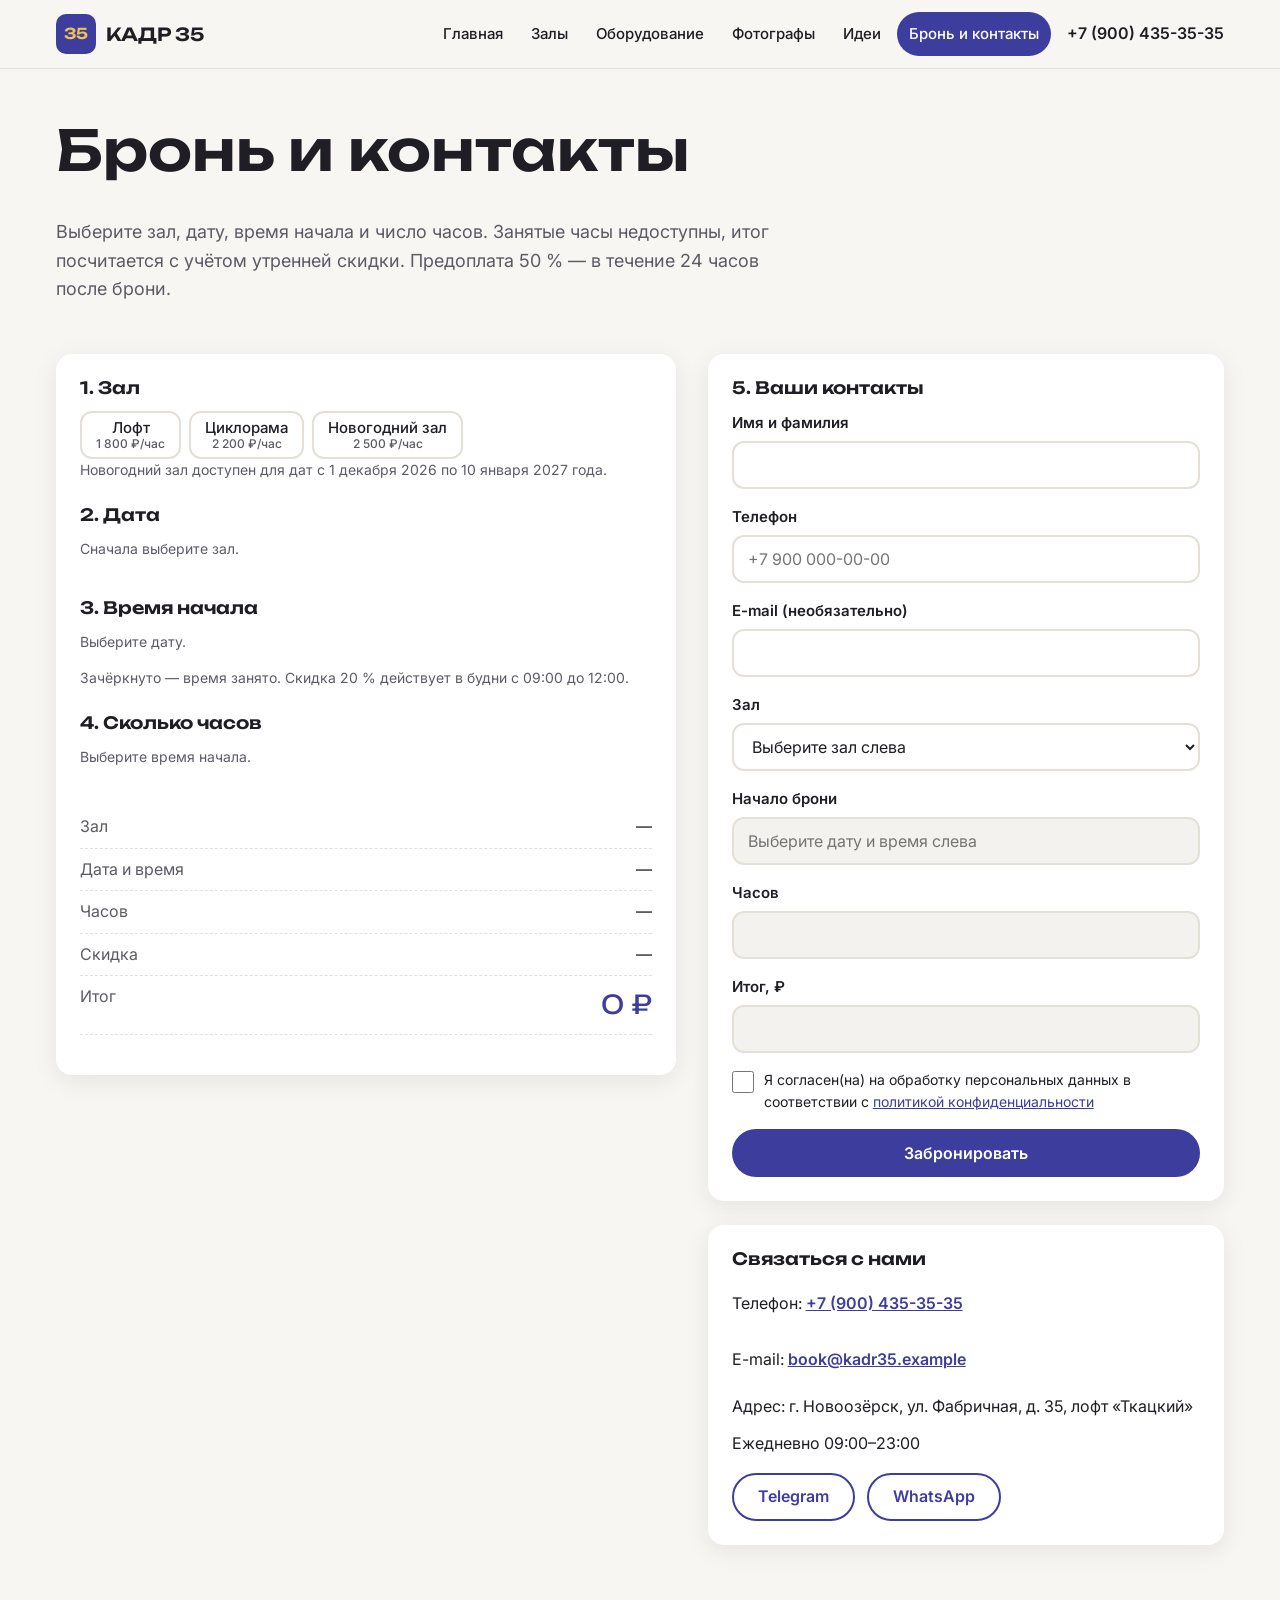
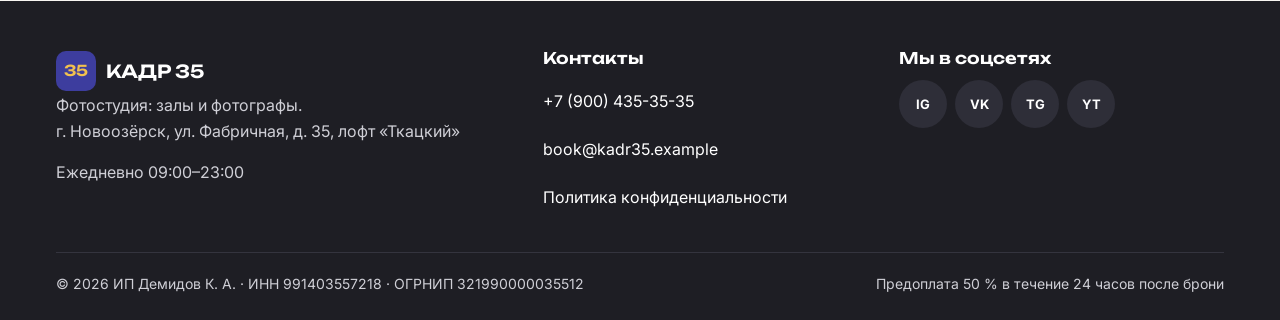
<file: contacts.html>
<!doctype html>
<html lang="ru">
<head>
  <!-- Google tag (gtag.js) — ресурс GA4 «КАДР 35 — сайт» -->
  <script async src="https://www.googletagmanager.com/gtag/js?id=G-4CEEHYYT51"></script>
  <script>
    window.dataLayer = window.dataLayer || [];
    function gtag(){dataLayer.push(arguments);}
    gtag('js', new Date());
    gtag('config', 'G-4CEEHYYT51');
  </script>
  <meta charset="utf-8">
  <meta name="viewport" content="width=device-width, initial-scale=1">
  <title>Бронь зала и контакты — фотостудия «Кадр 35»</title>
  <meta name="description" content="Онлайн-бронь залов фотостудии «Кадр 35»: выберите зал, дату, время и число часов — стоимость с учётом скидок видна сразу. Телефон, Telegram, WhatsApp.">
  <meta property="og:type" content="website">
  <meta property="og:site_name" content="Фотостудия «Кадр 35»">
  <meta property="og:locale" content="ru_RU">
  <meta property="og:title" content="Бронь зала и контакты — фотостудия «Кадр 35»">
  <meta property="og:description" content="Онлайн-бронь залов фотостудии «Кадр 35»: выберите зал, дату, время и число часов — стоимость с учётом скидок видна сразу. Телефон, Telegram, WhatsApp.">
  <meta property="og:url" content="https://tz-14-fotostudiya-kadr35.vercel.app/contacts.html">
  <meta property="og:image" content="https://tz-14-fotostudiya-kadr35.vercel.app/img/og-image.jpg">
  <meta property="og:image:width" content="1200">
  <meta property="og:image:height" content="630">
  <meta name="twitter:card" content="summary_large_image">
  <meta name="theme-color" content="#3D3D9E">
  <link rel="icon" href="favicon.svg" type="image/svg+xml">
  <link rel="preconnect" href="https://fonts.googleapis.com">
  <link rel="preconnect" href="https://fonts.gstatic.com" crossorigin>
  <link rel="stylesheet" href="https://fonts.googleapis.com/css2?family=Inter:wght@400;600&family=Unbounded:wght@600&display=optional" media="print" onload="this.media='all'">
  <noscript><link rel="stylesheet" href="https://fonts.googleapis.com/css2?family=Inter:wght@400;600&family=Unbounded:wght@600&display=optional"></noscript>
  <link rel="stylesheet" href="css/style.css">
  <script src="js/analytics.js" defer></script>
  <script src="js/form.js" defer></script>
  <script src="js/main.js" defer></script>
  <script src="js/booking.js" defer></script>
</head>
<body>
<a class="skip-link" href="#main">Перейти к содержанию</a>
<header class="header">
  <div class="container header__inner">
    <a class="logo" href="index.html" aria-label="Кадр 35 — на главную">
      <span class="logo__mark" aria-hidden="true">35</span>
      <span>КАДР 35</span>
    </a>
    <button class="burger" type="button" aria-label="Открыть меню" aria-expanded="false" aria-controls="nav"><span></span></button>
    <nav class="nav" id="nav" aria-label="Основное меню">
      <ul>
        <li><a href="index.html">Главная</a></li>
        <li><a href="halls.html">Залы</a></li>
        <li><a href="equipment.html">Оборудование</a></li>
        <li><a href="photographers.html">Фотографы</a></li>
        <li><a href="ideas.html">Идеи</a></li>
        <li><a href="contacts.html" aria-current="page">Бронь и контакты</a></li>
      </ul>
    </nav>
    <a class="header__phone" href="tel:+79004353535" data-event="contact_click" data-contact-type="phone">+7 (900) 435-35-35</a>
  </div>
</header>
<main id="main">
  <section class="page-hero">
    <div class="container">
      <h1>Бронь и контакты</h1>
      <p>Выберите зал, дату, время начала и число часов. Занятые часы недоступны, итог посчитается с учётом утренней скидки. Предоплата 50 % — в течение 24 часов после брони.</p>
    </div>
  </section>

  <section class="section" style="padding-top:0">
    <div class="container booking">
      <div class="panel" id="booking">
        <div class="step">
          <h2 class="step-title">1. Зал</h2>
          <div class="chips" id="hall-chips" role="group" aria-label="Выбор зала">
            <button class="chip" type="button" data-hall="loft" aria-pressed="false">Лофт<small>1 800 ₽/час</small></button>
            <button class="chip" type="button" data-hall="cyclorama" aria-pressed="false">Циклорама<small>2 200 ₽/час</small></button>
            <button class="chip" type="button" data-hall="newyear" aria-pressed="false">Новогодний зал<small>2 500 ₽/час</small></button>
          </div>
          <p class="hint" id="hall-hint"></p>
        </div>
        <div class="step">
          <h2 class="step-title">2. Дата</h2>
          <div class="chips" id="date-chips" role="group" aria-label="Выбор даты"></div>
        </div>
        <div class="step">
          <h2 class="step-title">3. Время начала</h2>
          <div class="chips" id="time-chips" role="group" aria-label="Выбор времени"></div>
          <p class="hint">Зачёркнуто — время занято. Скидка 20 % действует в будни с 09:00 до 12:00.</p>
        </div>
        <div class="step">
          <h2 class="step-title">4. Сколько часов</h2>
          <div class="chips" id="hours-chips" role="group" aria-label="Число часов"></div>
        </div>
        <ul class="summary" aria-live="polite">
          <li><span>Зал</span><span id="sum-hall">—</span></li>
          <li><span>Дата и время</span><span id="sum-slot">—</span></li>
          <li><span>Часов</span><span id="sum-hours">—</span></li>
          <li><span>Скидка</span><span id="sum-discount">—</span></li>
          <li><span>Итог</span><span class="summary__total" id="sum-total">0 ₽</span></li>
        </ul>
      </div>

      <div>
        <div class="panel">
          <h2 class="step-title">5. Ваши контакты</h2>
          <form class="form" id="booking-form" novalidate>
            <div class="field">
              <label for="f-name">Имя и фамилия</label>
              <input id="f-name" name="name" type="text" autocomplete="name" maxlength="60" required>
              <p class="field__error" id="f-name-error"></p>
            </div>
            <div class="field">
              <label for="f-phone">Телефон</label>
              <input id="f-phone" name="phone" type="tel" autocomplete="tel" inputmode="tel" placeholder="+7 900 000-00-00" required>
              <p class="field__error" id="f-phone-error"></p>
            </div>
            <div class="field">
              <label for="f-email">E-mail (необязательно)</label>
              <input id="f-email" name="email" type="email" autocomplete="email" maxlength="100">
              <p class="field__error" id="f-email-error"></p>
            </div>
            <div class="field">
              <label for="f-hall">Зал</label>
              <select id="f-hall" name="hall" required>
                <option value="">Выберите зал слева</option>
                <option value="loft">Лофт</option>
                <option value="cyclorama">Циклорама</option>
                <option value="newyear">Новогодний зал</option>
              </select>
              <p class="field__error" id="f-hall-error"></p>
            </div>
            <div class="field">
              <label for="f-slot">Начало брони</label>
              <input id="f-slot" name="slot" type="text" readonly placeholder="Выберите дату и время слева" required>
              <p class="field__error" id="f-slot-error"></p>
            </div>
            <div class="field">
              <label for="f-hours">Часов</label>
              <input id="f-hours" name="hours" type="text" readonly required>
              <p class="field__error" id="f-hours-error"></p>
            </div>
            <div class="field">
              <label for="f-total">Итог, ₽</label>
              <input id="f-total" name="total_price" type="text" readonly>
            </div>
            <input type="hidden" name="request_id">
            <input type="hidden" name="utm_source">
            <input type="hidden" name="utm_medium">
            <input type="hidden" name="utm_campaign">
            <input type="hidden" name="utm_content">
            <label class="form__consent" id="f-consent-wrap">
              <input id="f-consent" name="consent" type="checkbox">
              <span>Я согласен(на) на обработку персональных данных в соответствии с <a href="privacy.html" target="_blank">политикой конфиденциальности</a></span>
            </label>
            <p class="field__error" id="f-consent-error"></p>
            <p class="form__status" id="form-status" role="alert"></p>
            <button class="btn btn--primary" type="submit" data-event="cta_click" data-button-name="form_submit" data-page-section="booking_form">Забронировать</button>
          </form>
        </div>

        <div class="panel">
          <h2 class="step-title">Связаться с нами</h2>
          <ul class="contacts-list">
            <li>Телефон: <a href="tel:+79004353535" data-event="contact_click" data-contact-type="phone">+7 (900) 435-35-35</a></li>
            <li>E-mail: <a href="mailto:book@kadr35.example" data-event="contact_click" data-contact-type="email">book@kadr35.example</a></li>
            <li>Адрес: г. Новоозёрск, ул. Фабричная, д. 35, лофт «Ткацкий»</li>
            <li>Ежедневно 09:00–23:00</li>
          </ul>
          <div class="messengers">
            <a class="btn btn--ghost" href="https://t.me/kadr35_admin" target="_blank" rel="noopener" data-event="messenger_click" data-messenger="telegram">Telegram</a>
            <a class="btn btn--ghost" href="https://wa.me/79004353535" target="_blank" rel="noopener" data-event="messenger_click" data-messenger="whatsapp">WhatsApp</a>
          </div>
        </div>
      </div>
    </div>
  </section>
</main>
<footer class="footer">
  <div class="container">
    <div class="footer__grid">
      <div>
        <a class="logo" href="index.html" aria-label="Кадр 35 — на главную">
          <span class="logo__mark" aria-hidden="true">35</span>
          <span>КАДР 35</span>
        </a>
        <p>Фотостудия: залы и фотографы.<br>г. Новоозёрск, ул. Фабричная, д. 35, лофт «Ткацкий»</p>
        <p>Ежедневно 09:00–23:00</p>
      </div>
      <div>
        <h2>Контакты</h2>
        <ul>
          <li><a href="tel:+79004353535" data-event="contact_click" data-contact-type="phone">+7 (900) 435-35-35</a></li>
          <li><a href="mailto:book@kadr35.example" data-event="contact_click" data-contact-type="email">book@kadr35.example</a></li>
          <li><a href="privacy.html">Политика конфиденциальности</a></li>
        </ul>
      </div>
      <div>
        <h2>Мы в соцсетях</h2>
        <div class="socials">
        <a class="social" href="https://instagram.com/kadr35_studio" target="_blank" rel="noopener" aria-label="Instagram" data-event="social_click" data-network="instagram" data-page-section="footer">IG</a>
        <a class="social" href="https://vk.com/kadr35_studio" target="_blank" rel="noopener" aria-label="ВКонтакте" data-event="social_click" data-network="vk" data-page-section="footer">VK</a>
        <a class="social" href="https://t.me/kadr35_studio" target="_blank" rel="noopener" aria-label="Telegram-канал" data-event="social_click" data-network="telegram" data-page-section="footer">TG</a>
        <a class="social" href="https://www.youtube.com/@kadr35_studio" target="_blank" rel="noopener" aria-label="YouTube" data-event="social_click" data-network="youtube" data-page-section="footer">YT</a>
        </div>
      </div>
    </div>
    <div class="footer__bottom">
      <span>© 2026 ИП Демидов К. А. · ИНН 991403557218 · ОГРНИП 321990000035512</span>
      <span>Предоплата 50 % в течение 24 часов после брони</span>
    </div>
  </div>
</footer>
</body>
</html>
</file>
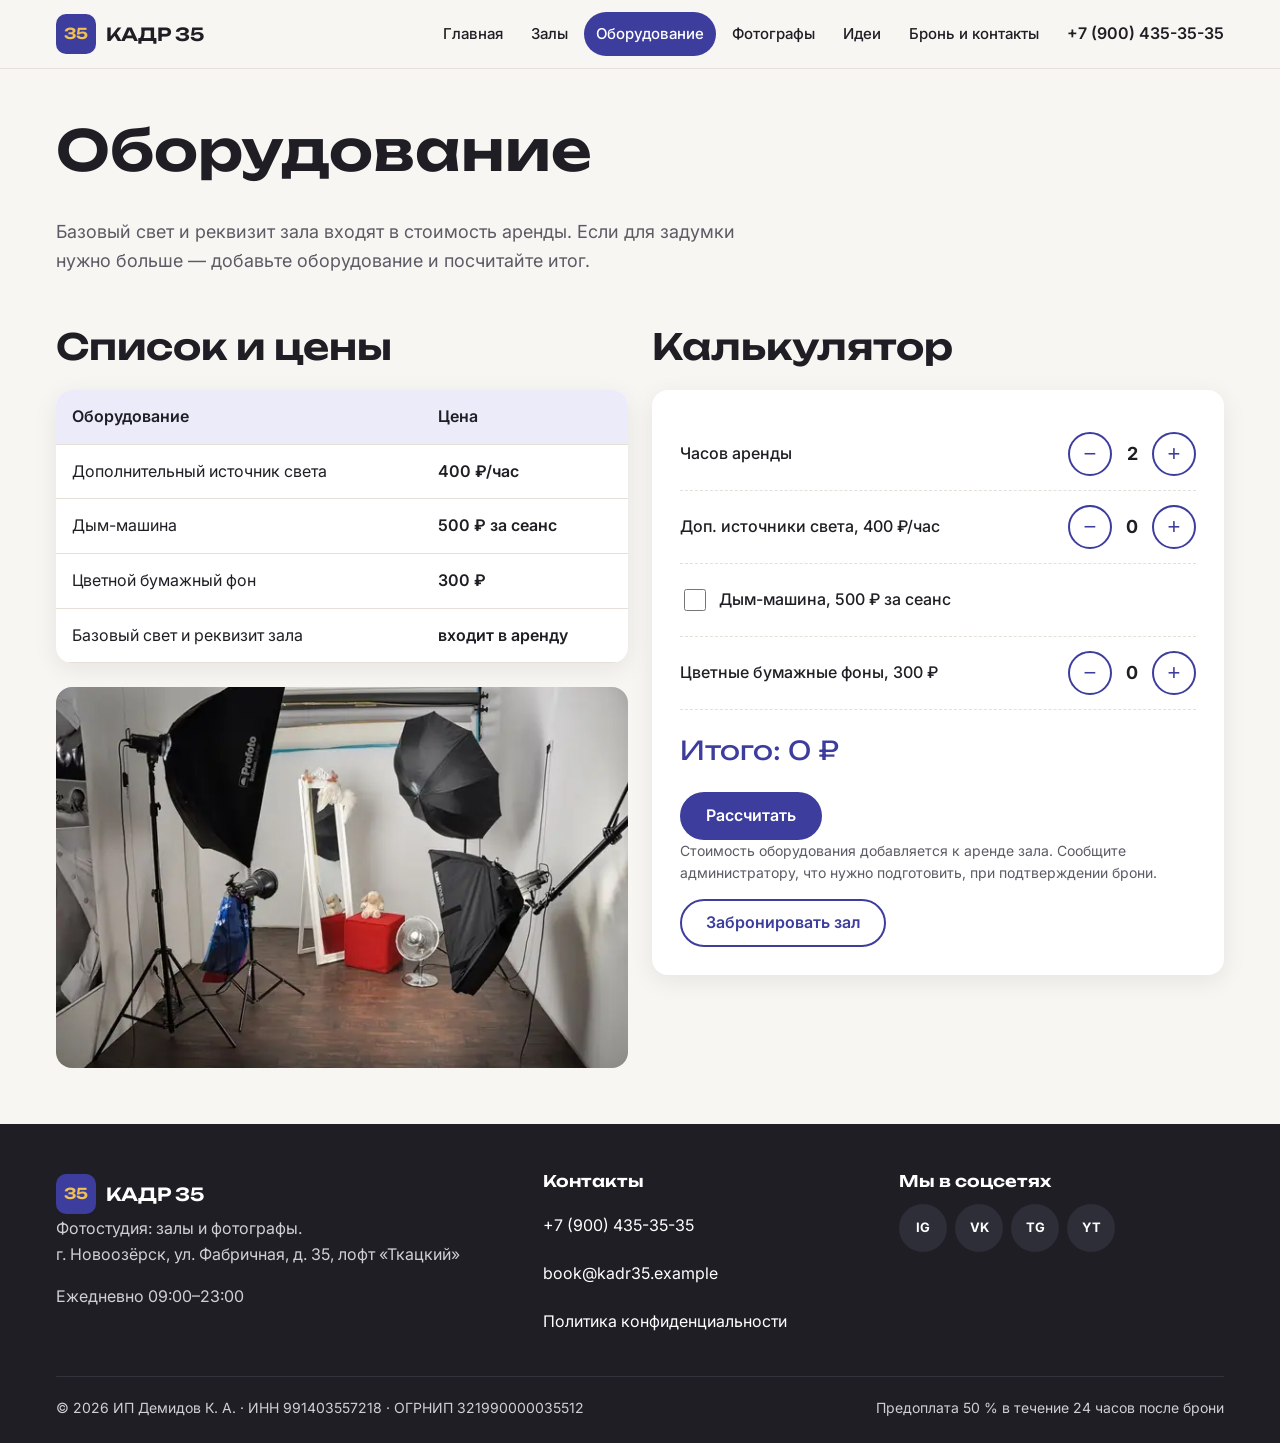
<file: equipment.html>
<!doctype html>
<html lang="ru">
<head>
  <!-- Google tag (gtag.js) — ресурс GA4 «КАДР 35 — сайт» -->
  <script async src="https://www.googletagmanager.com/gtag/js?id=G-4CEEHYYT51"></script>
  <script>
    window.dataLayer = window.dataLayer || [];
    function gtag(){dataLayer.push(arguments);}
    gtag('js', new Date());
    gtag('config', 'G-4CEEHYYT51');
  </script>
  <meta charset="utf-8">
  <meta name="viewport" content="width=device-width, initial-scale=1">
  <title>Оборудование в аренду — фотостудия «Кадр 35»</title>
  <meta name="description" content="Дополнительный свет, дым-машина и цветные бумажные фоны в фотостудии «Кадр 35». Посчитайте стоимость аренды оборудования онлайн.">
  <meta property="og:type" content="website">
  <meta property="og:site_name" content="Фотостудия «Кадр 35»">
  <meta property="og:locale" content="ru_RU">
  <meta property="og:title" content="Оборудование в аренду — фотостудия «Кадр 35»">
  <meta property="og:description" content="Дополнительный свет, дым-машина и цветные бумажные фоны в фотостудии «Кадр 35». Посчитайте стоимость аренды оборудования онлайн.">
  <meta property="og:url" content="https://tz-14-fotostudiya-kadr35.vercel.app/equipment.html">
  <meta property="og:image" content="https://tz-14-fotostudiya-kadr35.vercel.app/img/og-image.jpg">
  <meta property="og:image:width" content="1200">
  <meta property="og:image:height" content="630">
  <meta name="twitter:card" content="summary_large_image">
  <meta name="theme-color" content="#3D3D9E">
  <link rel="icon" href="favicon.svg" type="image/svg+xml">
  <link rel="preconnect" href="https://fonts.googleapis.com">
  <link rel="preconnect" href="https://fonts.gstatic.com" crossorigin>
  <link rel="stylesheet" href="https://fonts.googleapis.com/css2?family=Inter:wght@400;600&family=Unbounded:wght@600&display=optional" media="print" onload="this.media='all'">
  <noscript><link rel="stylesheet" href="https://fonts.googleapis.com/css2?family=Inter:wght@400;600&family=Unbounded:wght@600&display=optional"></noscript>
  <link rel="stylesheet" href="css/style.css">
  <script src="js/analytics.js" defer></script>
  <script src="js/form.js" defer></script>
  <script src="js/main.js" defer></script>
</head>
<body>
<a class="skip-link" href="#main">Перейти к содержанию</a>
<header class="header">
  <div class="container header__inner">
    <a class="logo" href="index.html" aria-label="Кадр 35 — на главную">
      <span class="logo__mark" aria-hidden="true">35</span>
      <span>КАДР 35</span>
    </a>
    <button class="burger" type="button" aria-label="Открыть меню" aria-expanded="false" aria-controls="nav"><span></span></button>
    <nav class="nav" id="nav" aria-label="Основное меню">
      <ul>
        <li><a href="index.html">Главная</a></li>
        <li><a href="halls.html">Залы</a></li>
        <li><a href="equipment.html" aria-current="page">Оборудование</a></li>
        <li><a href="photographers.html">Фотографы</a></li>
        <li><a href="ideas.html">Идеи</a></li>
        <li><a href="contacts.html">Бронь и контакты</a></li>
      </ul>
    </nav>
    <a class="header__phone" href="tel:+79004353535" data-event="contact_click" data-contact-type="phone">+7 (900) 435-35-35</a>
  </div>
</header>
<main id="main">
  <section class="page-hero">
    <div class="container">
      <h1>Оборудование</h1>
      <p>Базовый свет и реквизит зала входят в стоимость аренды. Если для задумки нужно больше — добавьте оборудование и посчитайте итог.</p>
    </div>
  </section>

  <section class="section" style="padding-top:0">
    <div class="container grid grid--2">
      <div>
        <h2>Список и цены</h2>
        <table class="price-list">
          <thead><tr><th scope="col">Оборудование</th><th scope="col">Цена</th></tr></thead>
          <tbody>
            <tr><td>Дополнительный источник света</td><td>400 ₽/час</td></tr>
            <tr><td>Дым-машина</td><td>500 ₽ за сеанс</td></tr>
            <tr><td>Цветной бумажный фон</td><td>300 ₽</td></tr>
            <tr><td>Базовый свет и реквизит зала</td><td>входит в аренду</td></tr>
          </tbody>
        </table>
        <img class="card__img" style="border-radius:16px;margin-top:24px" src="img/equipment-studio.webp" srcset="img/equipment-studio-600.webp 600w, img/equipment-studio.webp 1200w" sizes="(max-width: 640px) 100vw, (max-width: 900px) 50vw, 380px" alt="Импульсный свет и софтбоксы в зале фотостудии" width="1200" height="800" loading="lazy" decoding="async">
      </div>

      <div>
        <h2>Калькулятор</h2>
        <form class="calc" id="equipment-calc" novalidate>
          <div class="calc__row">
            <label for="calc-hours">Часов аренды</label>
            <div class="stepper" data-stepper>
              <button type="button" data-step="-1" aria-label="Меньше часов">−</button>
              <output id="calc-hours-out" for="calc-hours">2</output>
              <button type="button" data-step="1" aria-label="Больше часов">+</button>
              <input type="hidden" id="calc-hours" name="hours" value="2" data-min="1" data-max="8">
            </div>
          </div>
          <div class="calc__row">
            <label for="calc-light">Доп. источники света, 400 ₽/час</label>
            <div class="stepper" data-stepper>
              <button type="button" data-step="-1" aria-label="Меньше источников">−</button>
              <output id="calc-light-out" for="calc-light">0</output>
              <button type="button" data-step="1" aria-label="Больше источников">+</button>
              <input type="hidden" id="calc-light" name="light" value="0" data-min="0" data-max="4">
            </div>
          </div>
          <div class="calc__row">
            <label class="check"><input type="checkbox" name="smoke" id="calc-smoke"> Дым-машина, 500 ₽ за сеанс</label>
          </div>
          <div class="calc__row">
            <label for="calc-paper">Цветные бумажные фоны, 300 ₽</label>
            <div class="stepper" data-stepper>
              <button type="button" data-step="-1" aria-label="Меньше фонов">−</button>
              <output id="calc-paper-out" for="calc-paper">0</output>
              <button type="button" data-step="1" aria-label="Больше фонов">+</button>
              <input type="hidden" id="calc-paper" name="paper" value="0" data-min="0" data-max="5">
            </div>
          </div>
          <p class="calc__total">Итого: <span id="calc-total">0</span> ₽</p>
          <button class="btn btn--primary" type="submit">Рассчитать</button>
          <p class="hint" id="calc-hint">Стоимость оборудования добавляется к аренде зала. Сообщите администратору, что нужно подготовить, при подтверждении брони.</p>
          <a class="btn btn--ghost" href="contacts.html" data-event="cta_click" data-button-name="equipment_book" data-page-section="calculator">Забронировать зал</a>
        </form>
      </div>
    </div>
  </section>
</main>
<footer class="footer">
  <div class="container">
    <div class="footer__grid">
      <div>
        <a class="logo" href="index.html" aria-label="Кадр 35 — на главную">
          <span class="logo__mark" aria-hidden="true">35</span>
          <span>КАДР 35</span>
        </a>
        <p>Фотостудия: залы и фотографы.<br>г. Новоозёрск, ул. Фабричная, д. 35, лофт «Ткацкий»</p>
        <p>Ежедневно 09:00–23:00</p>
      </div>
      <div>
        <h2>Контакты</h2>
        <ul>
          <li><a href="tel:+79004353535" data-event="contact_click" data-contact-type="phone">+7 (900) 435-35-35</a></li>
          <li><a href="mailto:book@kadr35.example" data-event="contact_click" data-contact-type="email">book@kadr35.example</a></li>
          <li><a href="privacy.html">Политика конфиденциальности</a></li>
        </ul>
      </div>
      <div>
        <h2>Мы в соцсетях</h2>
        <div class="socials">
        <a class="social" href="https://instagram.com/kadr35_studio" target="_blank" rel="noopener" aria-label="Instagram" data-event="social_click" data-network="instagram" data-page-section="footer">IG</a>
        <a class="social" href="https://vk.com/kadr35_studio" target="_blank" rel="noopener" aria-label="ВКонтакте" data-event="social_click" data-network="vk" data-page-section="footer">VK</a>
        <a class="social" href="https://t.me/kadr35_studio" target="_blank" rel="noopener" aria-label="Telegram-канал" data-event="social_click" data-network="telegram" data-page-section="footer">TG</a>
        <a class="social" href="https://www.youtube.com/@kadr35_studio" target="_blank" rel="noopener" aria-label="YouTube" data-event="social_click" data-network="youtube" data-page-section="footer">YT</a>
        </div>
      </div>
    </div>
    <div class="footer__bottom">
      <span>© 2026 ИП Демидов К. А. · ИНН 991403557218 · ОГРНИП 321990000035512</span>
      <span>Предоплата 50 % в течение 24 часов после брони</span>
    </div>
  </div>
</footer>
</body>
</html>
</file>
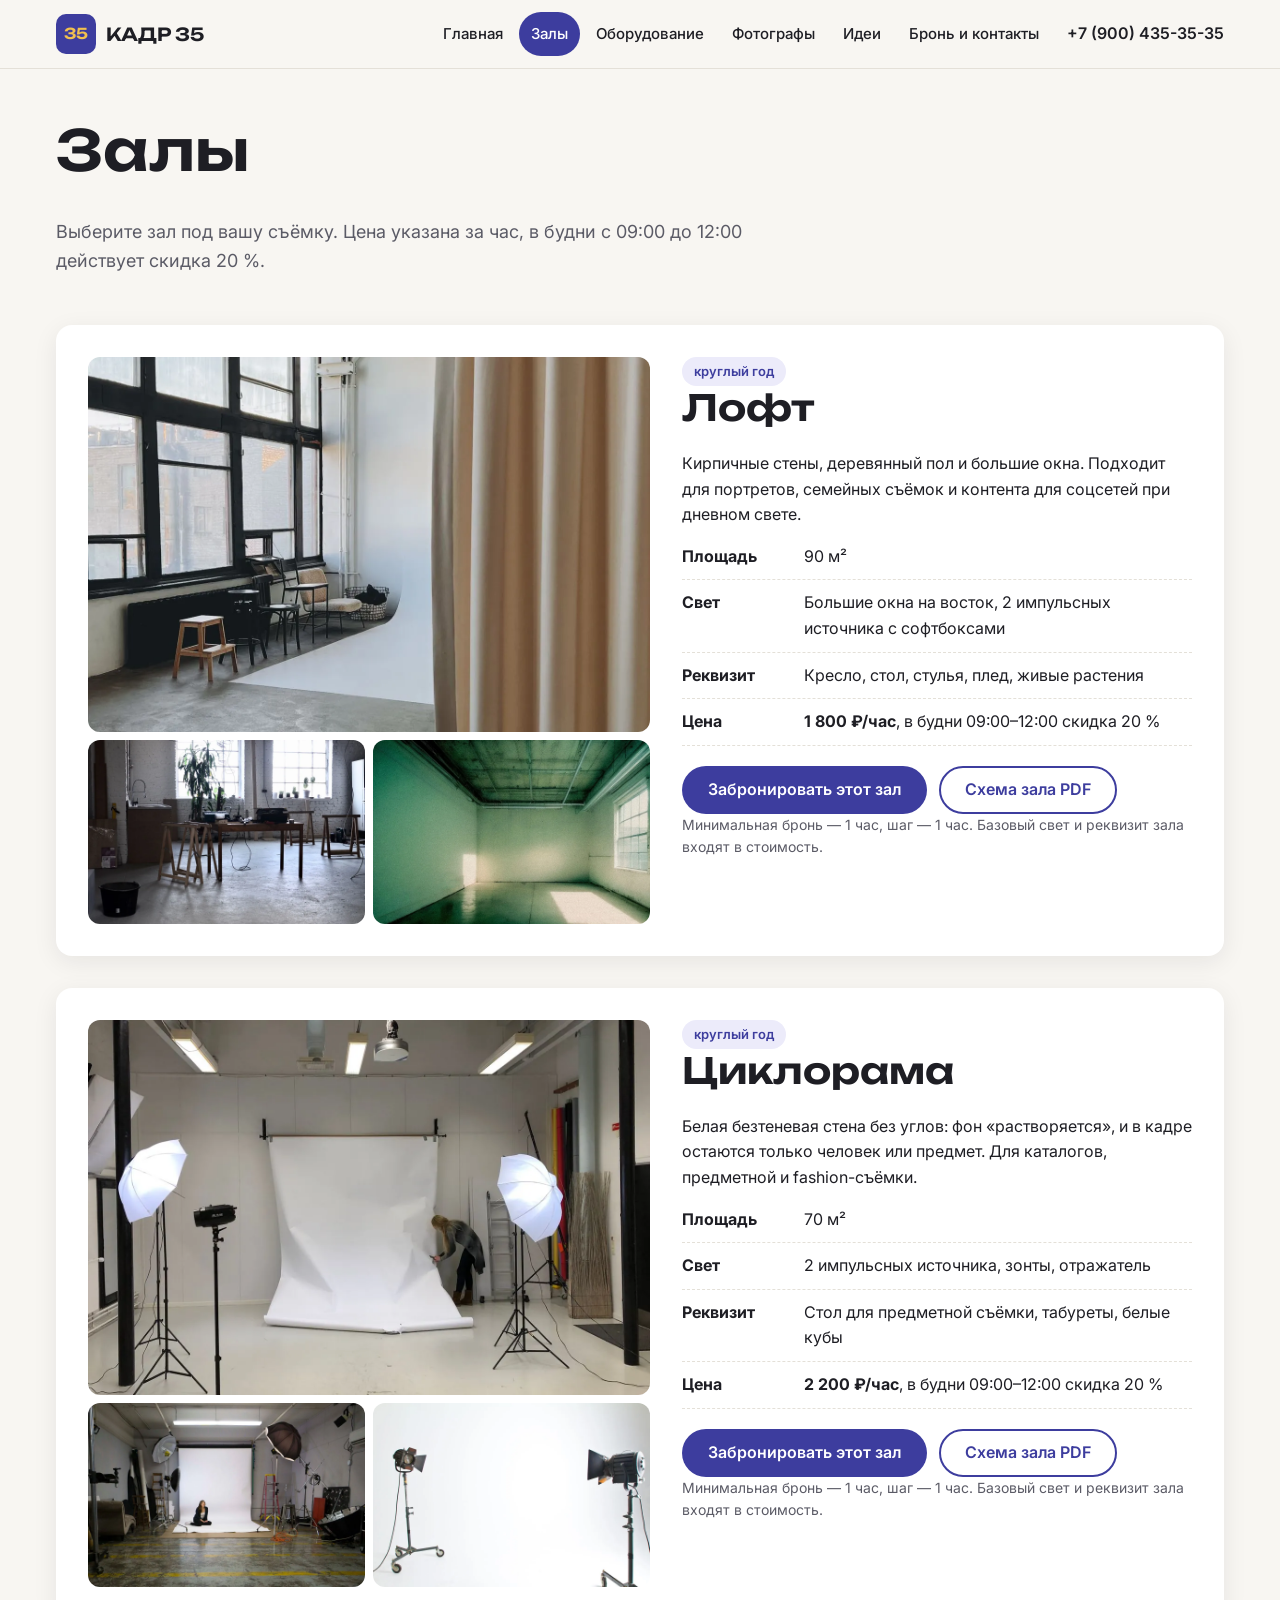
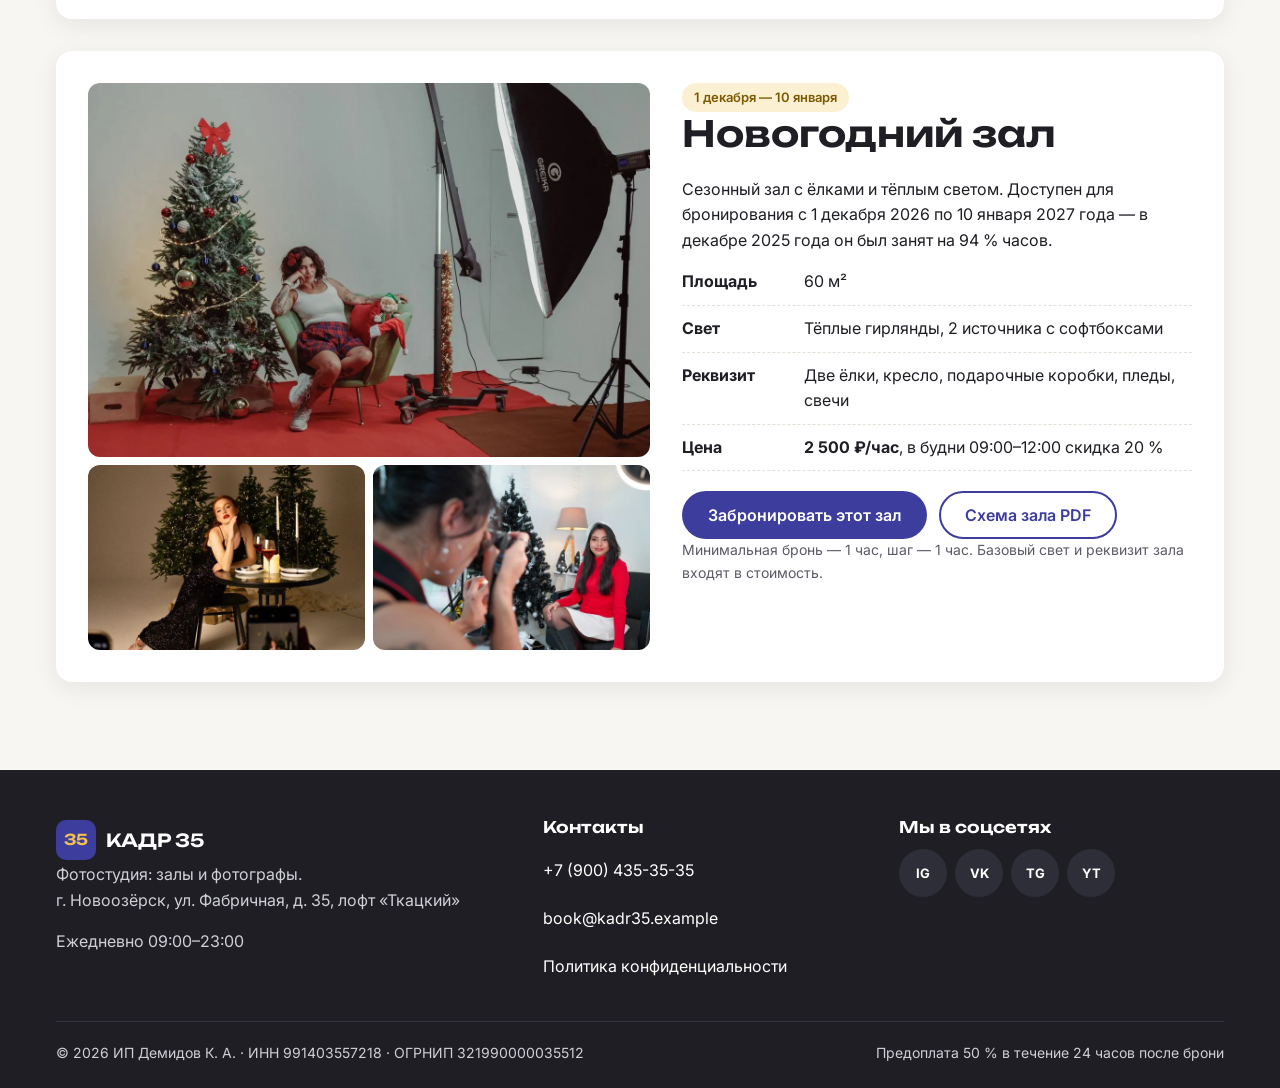
<file: halls.html>
<!doctype html>
<html lang="ru">
<head>
  <!-- Google tag (gtag.js) — ресурс GA4 «КАДР 35 — сайт» -->
  <script async src="https://www.googletagmanager.com/gtag/js?id=G-4CEEHYYT51"></script>
  <script>
    window.dataLayer = window.dataLayer || [];
    function gtag(){dataLayer.push(arguments);}
    gtag('js', new Date());
    gtag('config', 'G-4CEEHYYT51');
  </script>
  <meta charset="utf-8">
  <meta name="viewport" content="width=device-width, initial-scale=1">
  <title>Залы фотостудии «Кадр 35»: Лофт, Циклорама, Новогодний зал</title>
  <meta name="description" content="Три зала фотостудии «Кадр 35»: площадь, свет, реквизит и цены за час. Скачайте схему зала и забронируйте удобное время онлайн.">
  <meta property="og:type" content="website">
  <meta property="og:site_name" content="Фотостудия «Кадр 35»">
  <meta property="og:locale" content="ru_RU">
  <meta property="og:title" content="Залы фотостудии «Кадр 35»: Лофт, Циклорама, Новогодний зал">
  <meta property="og:description" content="Три зала фотостудии «Кадр 35»: площадь, свет, реквизит и цены за час. Скачайте схему зала и забронируйте удобное время онлайн.">
  <meta property="og:url" content="https://tz-14-fotostudiya-kadr35.vercel.app/halls.html">
  <meta property="og:image" content="https://tz-14-fotostudiya-kadr35.vercel.app/img/og-image.jpg">
  <meta property="og:image:width" content="1200">
  <meta property="og:image:height" content="630">
  <meta name="twitter:card" content="summary_large_image">
  <meta name="theme-color" content="#3D3D9E">
  <link rel="icon" href="favicon.svg" type="image/svg+xml">
  <link rel="preconnect" href="https://fonts.googleapis.com">
  <link rel="preconnect" href="https://fonts.gstatic.com" crossorigin>
  <link rel="stylesheet" href="https://fonts.googleapis.com/css2?family=Inter:wght@400;600&family=Unbounded:wght@600&display=optional" media="print" onload="this.media='all'">
  <noscript><link rel="stylesheet" href="https://fonts.googleapis.com/css2?family=Inter:wght@400;600&family=Unbounded:wght@600&display=optional"></noscript>
  <link rel="stylesheet" href="css/style.css">
  <script src="js/analytics.js" defer></script>
  <script src="js/form.js" defer></script>
  <script src="js/main.js" defer></script>
</head>
<body>
<a class="skip-link" href="#main">Перейти к содержанию</a>
<header class="header">
  <div class="container header__inner">
    <a class="logo" href="index.html" aria-label="Кадр 35 — на главную">
      <span class="logo__mark" aria-hidden="true">35</span>
      <span>КАДР 35</span>
    </a>
    <button class="burger" type="button" aria-label="Открыть меню" aria-expanded="false" aria-controls="nav"><span></span></button>
    <nav class="nav" id="nav" aria-label="Основное меню">
      <ul>
        <li><a href="index.html">Главная</a></li>
        <li><a href="halls.html" aria-current="page">Залы</a></li>
        <li><a href="equipment.html">Оборудование</a></li>
        <li><a href="photographers.html">Фотографы</a></li>
        <li><a href="ideas.html">Идеи</a></li>
        <li><a href="contacts.html">Бронь и контакты</a></li>
      </ul>
    </nav>
    <a class="header__phone" href="tel:+79004353535" data-event="contact_click" data-contact-type="phone">+7 (900) 435-35-35</a>
  </div>
</header>
<main id="main">
  <section class="page-hero">
    <div class="container">
      <h1>Залы</h1>
      <p>Выберите зал под вашу съёмку. Цена указана за час, в будни с 09:00 до 12:00 действует скидка 20 %.</p>
    </div>
  </section>
  <section class="section" style="padding-top:0">
    <div class="container">
    <article class="hall" id="loft" data-event="hall_view" data-hall-id="loft">
      <div class="hall__photos">
          <img src="img/hall-loft-1.webp" srcset="img/hall-loft-1-600.webp 600w, img/hall-loft-1.webp 1200w" sizes="(max-width: 640px) 100vw, 50vw" alt="Зал «Лофт», вид 1" width="1200" height="800" decoding="async">
          <img src="img/hall-loft-2.webp" srcset="img/hall-loft-2-600.webp 600w, img/hall-loft-2.webp 1200w" sizes="(max-width: 640px) 100vw, 50vw" alt="Зал «Лофт», вид 2" width="1200" height="800" loading="lazy" decoding="async">
          <img src="img/hall-loft-3.webp" srcset="img/hall-loft-3-600.webp 600w, img/hall-loft-3.webp 1200w" sizes="(max-width: 640px) 100vw, 50vw" alt="Зал «Лофт», вид 3" width="1200" height="800" loading="lazy" decoding="async">
      </div>
      <div>
        <span class="tag">круглый год</span>
        <h2>Лофт</h2>
        <p>Кирпичные стены, деревянный пол и большие окна. Подходит для портретов, семейных съёмок и контента для соцсетей при дневном свете.</p>
        <ul class="specs">
          <li><b>Площадь</b><span>90 м²</span></li>
          <li><b>Свет</b><span>Большие окна на восток, 2 импульсных источника с софтбоксами</span></li>
          <li><b>Реквизит</b><span>Кресло, стол, стулья, плед, живые растения</span></li>
          <li><b>Цена</b><span><strong>1 800 ₽/час</strong>, в будни 09:00–12:00 скидка 20 %</span></li>
        </ul>
        <div class="hall__actions">
          <a class="btn btn--primary" href="contacts.html?hall=loft" data-event="cta_click" data-button-name="book_hall_loft" data-page-section="hall_card">Забронировать этот зал</a>
          <a class="btn btn--ghost" href="files/scheme-loft.pdf" download>Схема зала PDF</a>
        </div>
        <p class="hall__note">Минимальная бронь — 1 час, шаг — 1 час. Базовый свет и реквизит зала входят в стоимость.</p>
      </div>
    </article>
    <article class="hall" id="cyclorama" data-event="hall_view" data-hall-id="cyclorama">
      <div class="hall__photos">
          <img src="img/hall-cyclorama-1.webp" srcset="img/hall-cyclorama-1-600.webp 600w, img/hall-cyclorama-1.webp 1200w" sizes="(max-width: 640px) 100vw, 50vw" alt="Зал «Циклорама», вид 1" width="1200" height="800" loading="lazy" decoding="async">
          <img src="img/hall-cyclorama-2.webp" srcset="img/hall-cyclorama-2-600.webp 600w, img/hall-cyclorama-2.webp 1200w" sizes="(max-width: 640px) 100vw, 50vw" alt="Зал «Циклорама», вид 2" width="1200" height="800" loading="lazy" decoding="async">
          <img src="img/hall-cyclorama-3.webp" srcset="img/hall-cyclorama-3-600.webp 600w, img/hall-cyclorama-3.webp 1200w" sizes="(max-width: 640px) 100vw, 50vw" alt="Зал «Циклорама», вид 3" width="1200" height="800" loading="lazy" decoding="async">
      </div>
      <div>
        <span class="tag">круглый год</span>
        <h2>Циклорама</h2>
        <p>Белая безтеневая стена без углов: фон «растворяется», и в кадре остаются только человек или предмет. Для каталогов, предметной и fashion-съёмки.</p>
        <ul class="specs">
          <li><b>Площадь</b><span>70 м²</span></li>
          <li><b>Свет</b><span>2 импульсных источника, зонты, отражатель</span></li>
          <li><b>Реквизит</b><span>Стол для предметной съёмки, табуреты, белые кубы</span></li>
          <li><b>Цена</b><span><strong>2 200 ₽/час</strong>, в будни 09:00–12:00 скидка 20 %</span></li>
        </ul>
        <div class="hall__actions">
          <a class="btn btn--primary" href="contacts.html?hall=cyclorama" data-event="cta_click" data-button-name="book_hall_cyclorama" data-page-section="hall_card">Забронировать этот зал</a>
          <a class="btn btn--ghost" href="files/scheme-cyclorama.pdf" download>Схема зала PDF</a>
        </div>
        <p class="hall__note">Минимальная бронь — 1 час, шаг — 1 час. Базовый свет и реквизит зала входят в стоимость.</p>
      </div>
    </article>
    <article class="hall" id="newyear" data-event="hall_view" data-hall-id="newyear">
      <div class="hall__photos">
          <img src="img/hall-newyear-1.webp" srcset="img/hall-newyear-1-600.webp 600w, img/hall-newyear-1.webp 1200w" sizes="(max-width: 640px) 100vw, 50vw" alt="Зал «Новогодний зал», вид 1" width="1200" height="800" loading="lazy" decoding="async">
          <img src="img/hall-newyear-2.webp" srcset="img/hall-newyear-2-600.webp 600w, img/hall-newyear-2.webp 1200w" sizes="(max-width: 640px) 100vw, 50vw" alt="Зал «Новогодний зал», вид 2" width="1200" height="800" loading="lazy" decoding="async">
          <img src="img/hall-newyear-3.webp" srcset="img/hall-newyear-3-600.webp 600w, img/hall-newyear-3.webp 1200w" sizes="(max-width: 640px) 100vw, 50vw" alt="Зал «Новогодний зал», вид 3" width="1200" height="800" loading="lazy" decoding="async">
      </div>
      <div>
        <span class="tag tag--accent">1 декабря — 10 января</span>
        <h2>Новогодний зал</h2>
        <p>Сезонный зал с ёлками и тёплым светом. Доступен для бронирования с 1 декабря 2026 по 10 января 2027 года — в декабре 2025 года он был занят на 94 % часов.</p>
        <ul class="specs">
          <li><b>Площадь</b><span>60 м²</span></li>
          <li><b>Свет</b><span>Тёплые гирлянды, 2 источника с софтбоксами</span></li>
          <li><b>Реквизит</b><span>Две ёлки, кресло, подарочные коробки, пледы, свечи</span></li>
          <li><b>Цена</b><span><strong>2 500 ₽/час</strong>, в будни 09:00–12:00 скидка 20 %</span></li>
        </ul>
        <div class="hall__actions">
          <a class="btn btn--primary" href="contacts.html?hall=newyear" data-event="cta_click" data-button-name="book_hall_newyear" data-page-section="hall_card">Забронировать этот зал</a>
          <a class="btn btn--ghost" href="files/scheme-newyear.pdf" download>Схема зала PDF</a>
        </div>
        <p class="hall__note">Минимальная бронь — 1 час, шаг — 1 час. Базовый свет и реквизит зала входят в стоимость.</p>
      </div>
    </article>
    </div>
  </section>
</main>
<footer class="footer">
  <div class="container">
    <div class="footer__grid">
      <div>
        <a class="logo" href="index.html" aria-label="Кадр 35 — на главную">
          <span class="logo__mark" aria-hidden="true">35</span>
          <span>КАДР 35</span>
        </a>
        <p>Фотостудия: залы и фотографы.<br>г. Новоозёрск, ул. Фабричная, д. 35, лофт «Ткацкий»</p>
        <p>Ежедневно 09:00–23:00</p>
      </div>
      <div>
        <h2>Контакты</h2>
        <ul>
          <li><a href="tel:+79004353535" data-event="contact_click" data-contact-type="phone">+7 (900) 435-35-35</a></li>
          <li><a href="mailto:book@kadr35.example" data-event="contact_click" data-contact-type="email">book@kadr35.example</a></li>
          <li><a href="privacy.html">Политика конфиденциальности</a></li>
        </ul>
      </div>
      <div>
        <h2>Мы в соцсетях</h2>
        <div class="socials">
        <a class="social" href="https://instagram.com/kadr35_studio" target="_blank" rel="noopener" aria-label="Instagram" data-event="social_click" data-network="instagram" data-page-section="footer">IG</a>
        <a class="social" href="https://vk.com/kadr35_studio" target="_blank" rel="noopener" aria-label="ВКонтакте" data-event="social_click" data-network="vk" data-page-section="footer">VK</a>
        <a class="social" href="https://t.me/kadr35_studio" target="_blank" rel="noopener" aria-label="Telegram-канал" data-event="social_click" data-network="telegram" data-page-section="footer">TG</a>
        <a class="social" href="https://www.youtube.com/@kadr35_studio" target="_blank" rel="noopener" aria-label="YouTube" data-event="social_click" data-network="youtube" data-page-section="footer">YT</a>
        </div>
      </div>
    </div>
    <div class="footer__bottom">
      <span>© 2026 ИП Демидов К. А. · ИНН 991403557218 · ОГРНИП 321990000035512</span>
      <span>Предоплата 50 % в течение 24 часов после брони</span>
    </div>
  </div>
</footer>
</body>
</html>
</file>
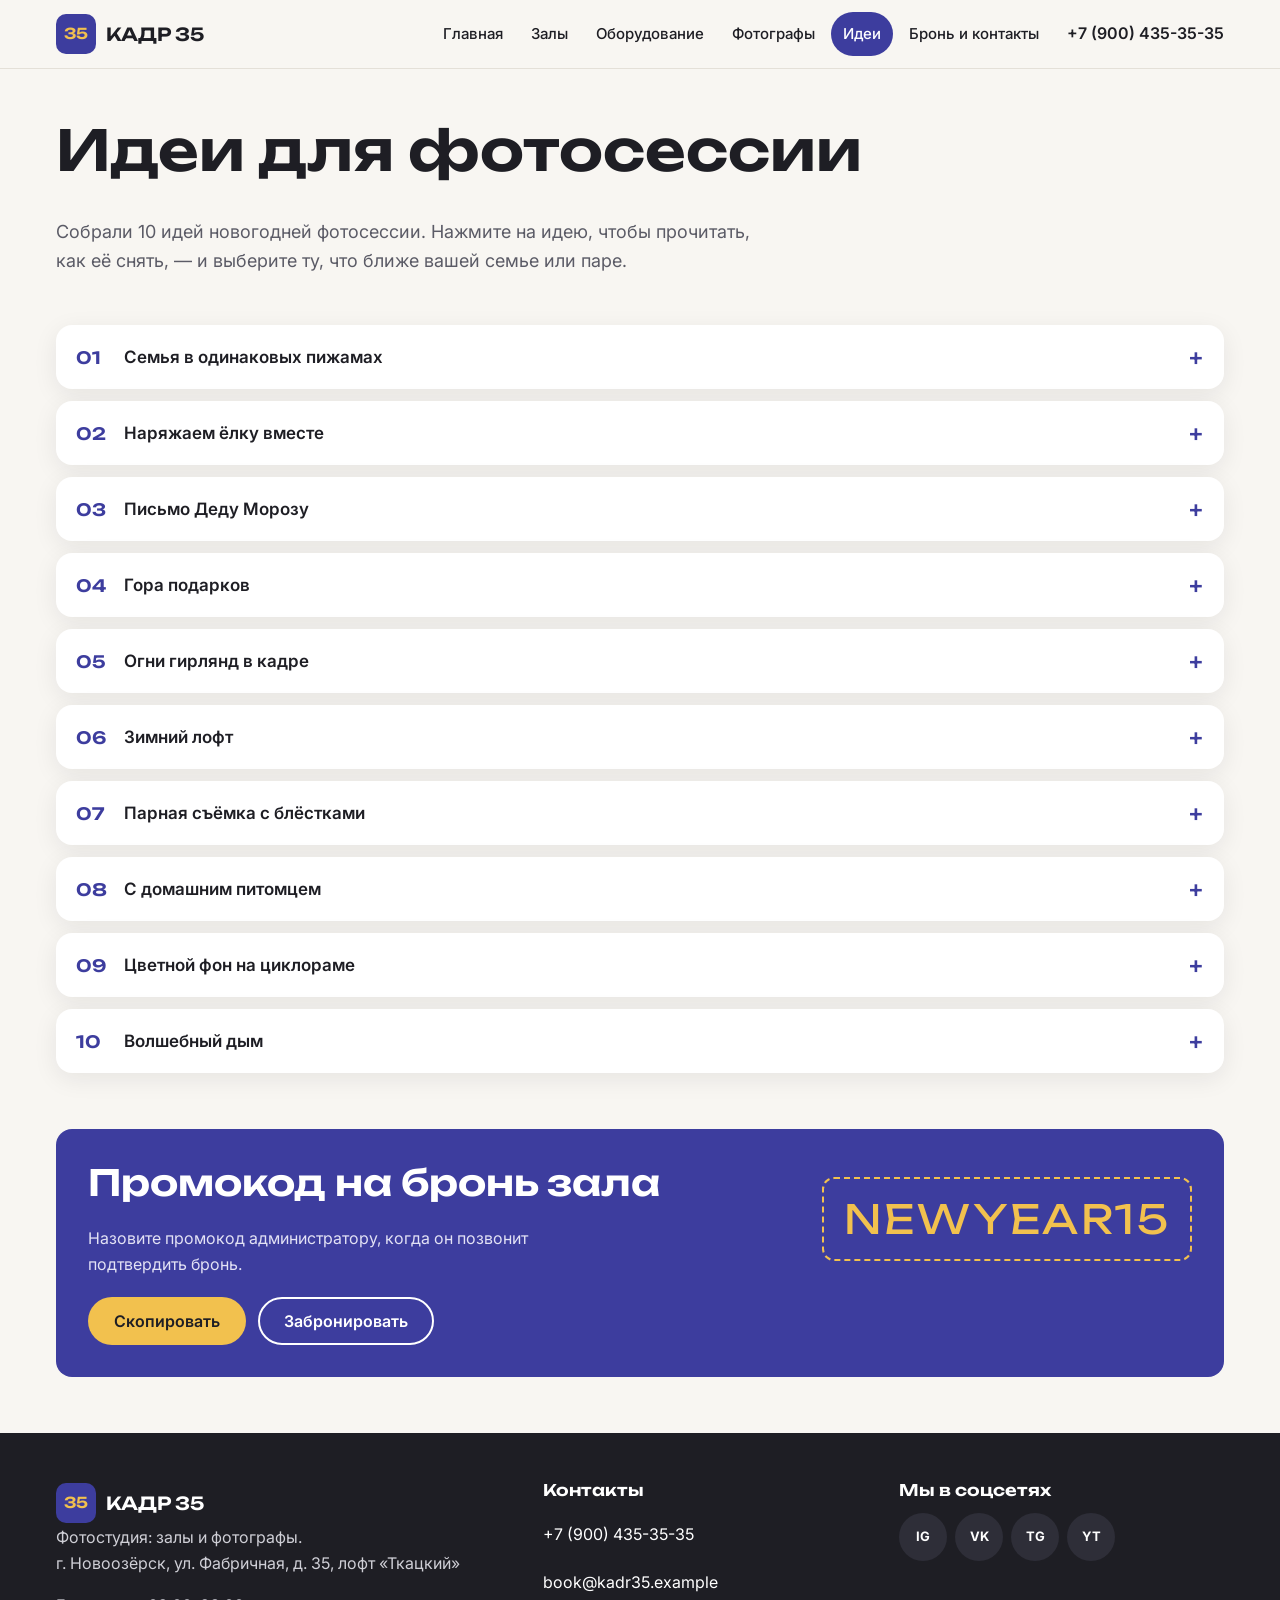
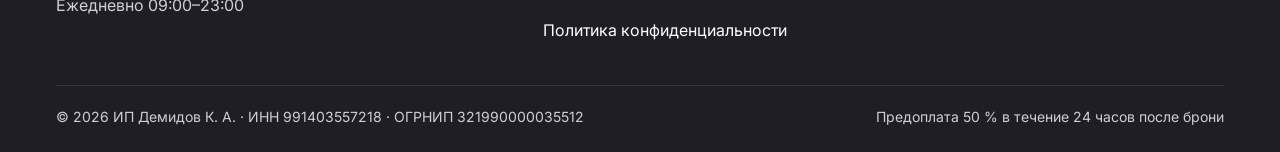
<file: ideas.html>
<!doctype html>
<html lang="ru">
<head>
  <!-- Google tag (gtag.js) — ресурс GA4 «КАДР 35 — сайт» -->
  <script async src="https://www.googletagmanager.com/gtag/js?id=G-4CEEHYYT51"></script>
  <script>
    window.dataLayer = window.dataLayer || [];
    function gtag(){dataLayer.push(arguments);}
    gtag('js', new Date());
    gtag('config', 'G-4CEEHYYT51');
  </script>
  <meta charset="utf-8">
  <meta name="viewport" content="width=device-width, initial-scale=1">
  <title>10 идей новогодней фотосессии — фотостудия «Кадр 35»</title>
  <meta name="description" content="10 идей для новогодней фотосессии в студии «Кадр 35» и промокод NEWYEAR15 на бронь зала. Выберите идею и забронируйте Новогодний зал.">
  <meta property="og:type" content="website">
  <meta property="og:site_name" content="Фотостудия «Кадр 35»">
  <meta property="og:locale" content="ru_RU">
  <meta property="og:title" content="10 идей новогодней фотосессии — фотостудия «Кадр 35»">
  <meta property="og:description" content="10 идей для новогодней фотосессии в студии «Кадр 35» и промокод NEWYEAR15 на бронь зала. Выберите идею и забронируйте Новогодний зал.">
  <meta property="og:url" content="https://tz-14-fotostudiya-kadr35.vercel.app/ideas.html">
  <meta property="og:image" content="https://tz-14-fotostudiya-kadr35.vercel.app/img/og-ideas.jpg">
  <meta property="og:image:width" content="1200">
  <meta property="og:image:height" content="630">
  <meta name="twitter:card" content="summary_large_image">
  <meta name="theme-color" content="#3D3D9E">
  <link rel="icon" href="favicon.svg" type="image/svg+xml">
  <link rel="preconnect" href="https://fonts.googleapis.com">
  <link rel="preconnect" href="https://fonts.gstatic.com" crossorigin>
  <link rel="stylesheet" href="https://fonts.googleapis.com/css2?family=Inter:wght@400;600&family=Unbounded:wght@600&display=optional" media="print" onload="this.media='all'">
  <noscript><link rel="stylesheet" href="https://fonts.googleapis.com/css2?family=Inter:wght@400;600&family=Unbounded:wght@600&display=optional"></noscript>
  <link rel="stylesheet" href="css/style.css">
  <script src="js/analytics.js" defer></script>
  <script src="js/form.js" defer></script>
  <script src="js/main.js" defer></script>
</head>
<body>
<a class="skip-link" href="#main">Перейти к содержанию</a>
<header class="header">
  <div class="container header__inner">
    <a class="logo" href="index.html" aria-label="Кадр 35 — на главную">
      <span class="logo__mark" aria-hidden="true">35</span>
      <span>КАДР 35</span>
    </a>
    <button class="burger" type="button" aria-label="Открыть меню" aria-expanded="false" aria-controls="nav"><span></span></button>
    <nav class="nav" id="nav" aria-label="Основное меню">
      <ul>
        <li><a href="index.html">Главная</a></li>
        <li><a href="halls.html">Залы</a></li>
        <li><a href="equipment.html">Оборудование</a></li>
        <li><a href="photographers.html">Фотографы</a></li>
        <li><a href="ideas.html" aria-current="page">Идеи</a></li>
        <li><a href="contacts.html">Бронь и контакты</a></li>
      </ul>
    </nav>
    <a class="header__phone" href="tel:+79004353535" data-event="contact_click" data-contact-type="phone">+7 (900) 435-35-35</a>
  </div>
</header>
<main id="main">
  <section class="page-hero">
    <div class="container">
      <h1>Идеи для фотосессии</h1>
      <p>Собрали 10 идей новогодней фотосессии. Нажмите на идею, чтобы прочитать, как её снять, — и выберите ту, что ближе вашей семье или паре.</p>
    </div>
  </section>

  <section class="section" style="padding-top:0">
    <div class="container">
      <div class="ideas">
        <details class="idea" data-event="idea_open" data-idea-id="pajamas">
          <summary>Семья в одинаковых пижамах</summary>
          <div class="idea__body"><p>Одинаковые клетчатые или красные пижамы, горячий какао в кружках и общий плед у ёлки. Лучше всего смотрится в Новогоднем зале при тёплом свете гирлянд.</p></div>
        </details>
        <details class="idea" data-event="idea_open" data-idea-id="tree_decorating">
          <summary>Наряжаем ёлку вместе</summary>
          <div class="idea__body"><p>Снимаем процесс: дети подают игрушки, взрослые вешают гирлянду. Живые эмоции получаются, когда вы заняты делом, а не позируете.</p></div>
        </details>
        <details class="idea" data-event="idea_open" data-idea-id="letter_santa">
          <summary>Письмо Деду Морозу</summary>
          <div class="idea__body"><p>Ребёнок пишет письмо за столом, рядом конверт и свеча. Крупные планы рук и сосредоточенного лица — уютные кадры для семейного альбома.</p></div>
        </details>
        <details class="idea" data-event="idea_open" data-idea-id="gifts">
          <summary>Гора подарков</summary>
          <div class="idea__body"><p>Подарочные коробки разного размера, ленты и обёрточная бумага. Можно снять момент распаковки или «спрятаться» за подарками.</p></div>
        </details>
        <details class="idea" data-event="idea_open" data-idea-id="lights_bokeh">
          <summary>Огни гирлянд в кадре</summary>
          <div class="idea__body"><p>Фотограф ставит гирлянду ближе к объективу — огоньки превращаются в мягкие круги. Подходит для портретов и парных кадров.</p></div>
        </details>
        <details class="idea" data-event="idea_open" data-idea-id="loft_winter">
          <summary>Зимний лофт</summary>
          <div class="idea__body"><p>Свитеры крупной вязки, пледы и дневной свет больших окон Лофта. Спокойная зимняя история без ярких декораций.</p></div>
        </details>
        <details class="idea" data-event="idea_open" data-idea-id="couple_glitter">
          <summary>Парная съёмка с блёстками</summary>
          <div class="idea__body"><p>Конфетти и блёстки в контровом свете, бокалы с соком или игристым. Подходит для праздничных фото к Новому году.</p></div>
        </details>
        <details class="idea" data-event="idea_open" data-idea-id="pets">
          <summary>С домашним питомцем</summary>
          <div class="idea__body"><p>Собака в шарфе или кот в коробке из-под подарка. Возьмите любимое лакомство питомца — так проще поймать взгляд в камеру.</p></div>
        </details>
        <details class="idea" data-event="idea_open" data-idea-id="cyclorama_colors">
          <summary>Цветной фон на циклораме</summary>
          <div class="idea__body"><p>Красный или изумрудный бумажный фон, яркий свитер и шапка с помпоном — минималистичный кадр для открытки.</p></div>
        </details>
        <details class="idea" data-event="idea_open" data-idea-id="smoke_magic">
          <summary>Волшебный дым</summary>
          <div class="idea__body"><p>Дым-машина и контровой свет создают зимнюю «дымку» — эффект сказки для детских и fashion-фото.</p></div>
        </details>
      </div>
    </div>
  </section>

  <section class="section" style="padding-top:0">
    <div class="container">
      <div class="promo">
        <div>
          <h2 style="color:#fff">Промокод на бронь зала</h2>
          <p>Назовите промокод администратору, когда он позвонит подтвердить бронь.</p>
        </div>
        <span class="promo__code" id="promo-code">NEWYEAR15</span>
        <div class="promo__actions">
          <button class="btn btn--accent" type="button" id="promo-copy" data-promo="NEWYEAR15">Скопировать</button>
          <a class="btn btn--light" href="contacts.html?hall=newyear" data-event="cta_click" data-button-name="ideas_book" data-page-section="promo">Забронировать</a>
        </div>
      </div>
    </div>
  </section>
</main>
<div class="toast" role="status" aria-live="polite"></div>
<footer class="footer">
  <div class="container">
    <div class="footer__grid">
      <div>
        <a class="logo" href="index.html" aria-label="Кадр 35 — на главную">
          <span class="logo__mark" aria-hidden="true">35</span>
          <span>КАДР 35</span>
        </a>
        <p>Фотостудия: залы и фотографы.<br>г. Новоозёрск, ул. Фабричная, д. 35, лофт «Ткацкий»</p>
        <p>Ежедневно 09:00–23:00</p>
      </div>
      <div>
        <h2>Контакты</h2>
        <ul>
          <li><a href="tel:+79004353535" data-event="contact_click" data-contact-type="phone">+7 (900) 435-35-35</a></li>
          <li><a href="mailto:book@kadr35.example" data-event="contact_click" data-contact-type="email">book@kadr35.example</a></li>
          <li><a href="privacy.html">Политика конфиденциальности</a></li>
        </ul>
      </div>
      <div>
        <h2>Мы в соцсетях</h2>
        <div class="socials">
        <a class="social" href="https://instagram.com/kadr35_studio" target="_blank" rel="noopener" aria-label="Instagram" data-event="social_click" data-network="instagram" data-page-section="footer">IG</a>
        <a class="social" href="https://vk.com/kadr35_studio" target="_blank" rel="noopener" aria-label="ВКонтакте" data-event="social_click" data-network="vk" data-page-section="footer">VK</a>
        <a class="social" href="https://t.me/kadr35_studio" target="_blank" rel="noopener" aria-label="Telegram-канал" data-event="social_click" data-network="telegram" data-page-section="footer">TG</a>
        <a class="social" href="https://www.youtube.com/@kadr35_studio" target="_blank" rel="noopener" aria-label="YouTube" data-event="social_click" data-network="youtube" data-page-section="footer">YT</a>
        </div>
      </div>
    </div>
    <div class="footer__bottom">
      <span>© 2026 ИП Демидов К. А. · ИНН 991403557218 · ОГРНИП 321990000035512</span>
      <span>Предоплата 50 % в течение 24 часов после брони</span>
    </div>
  </div>
</footer>
</body>
</html>
</file>
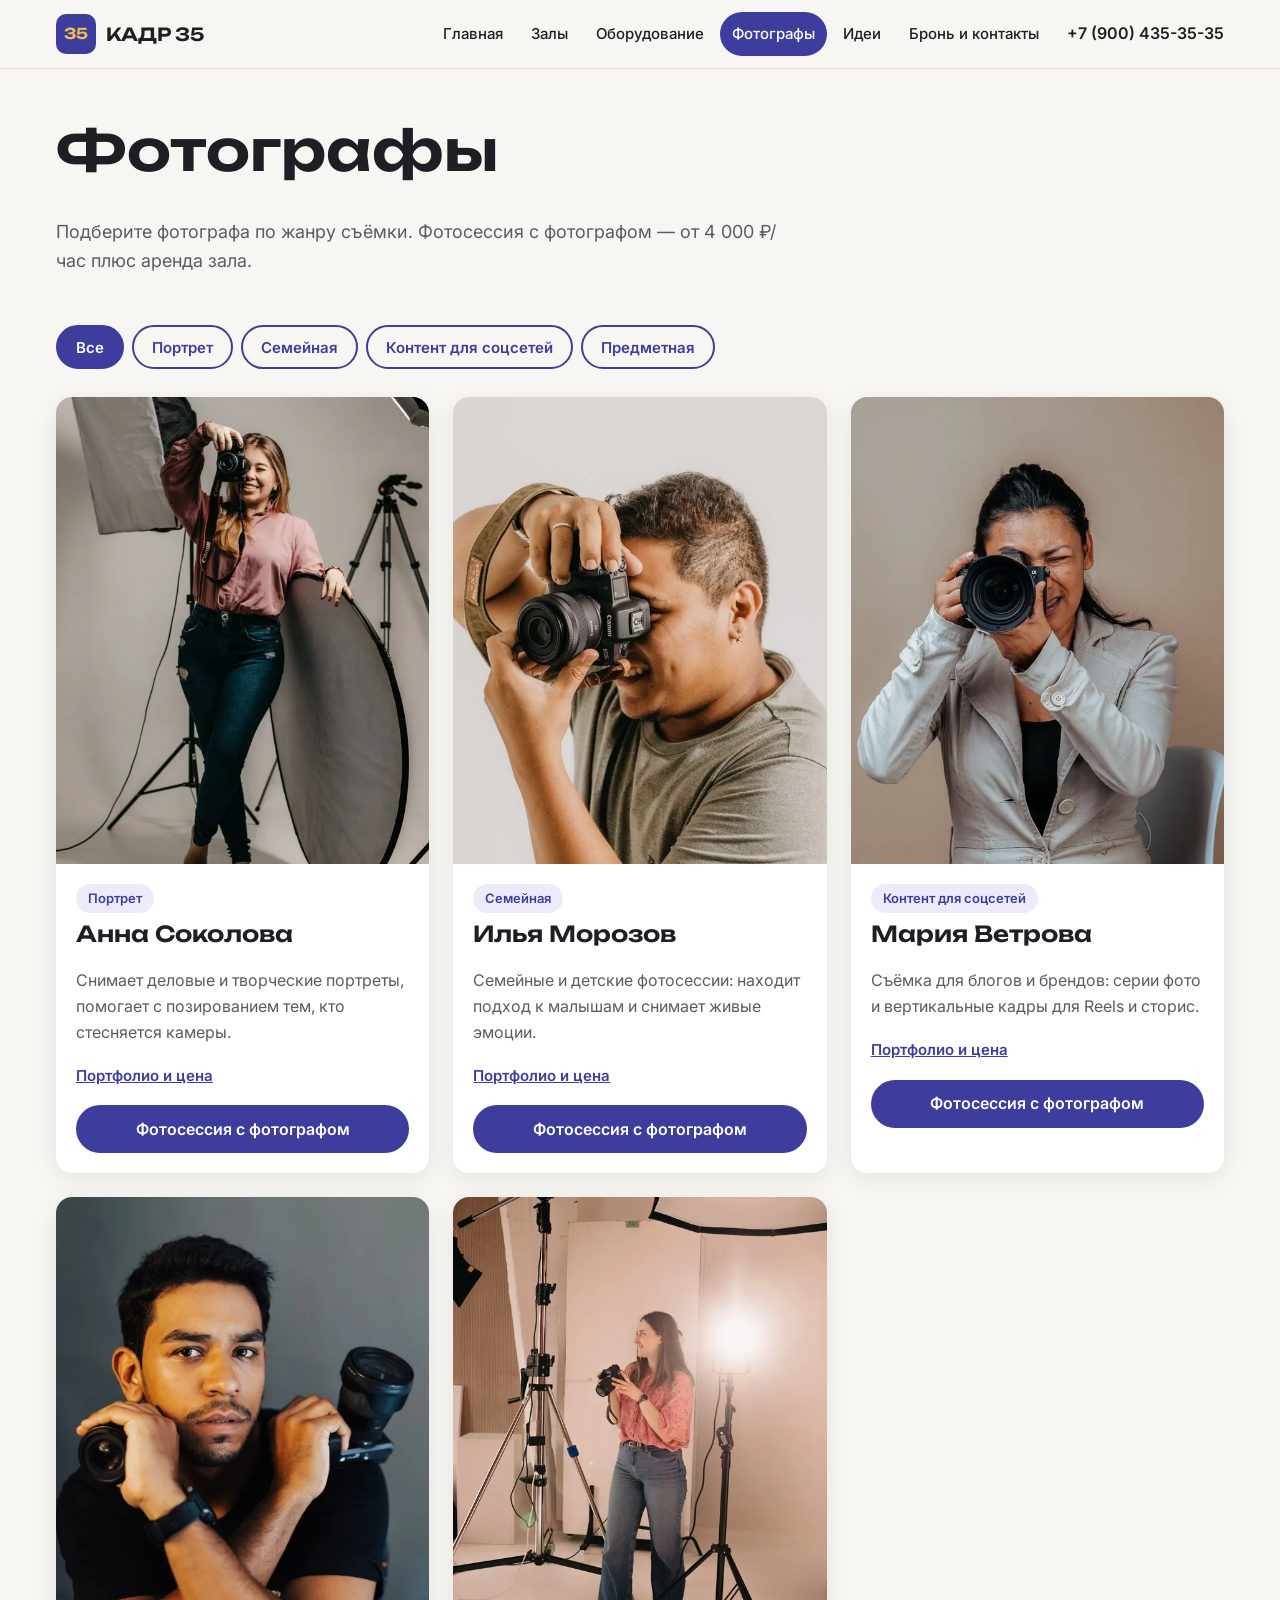
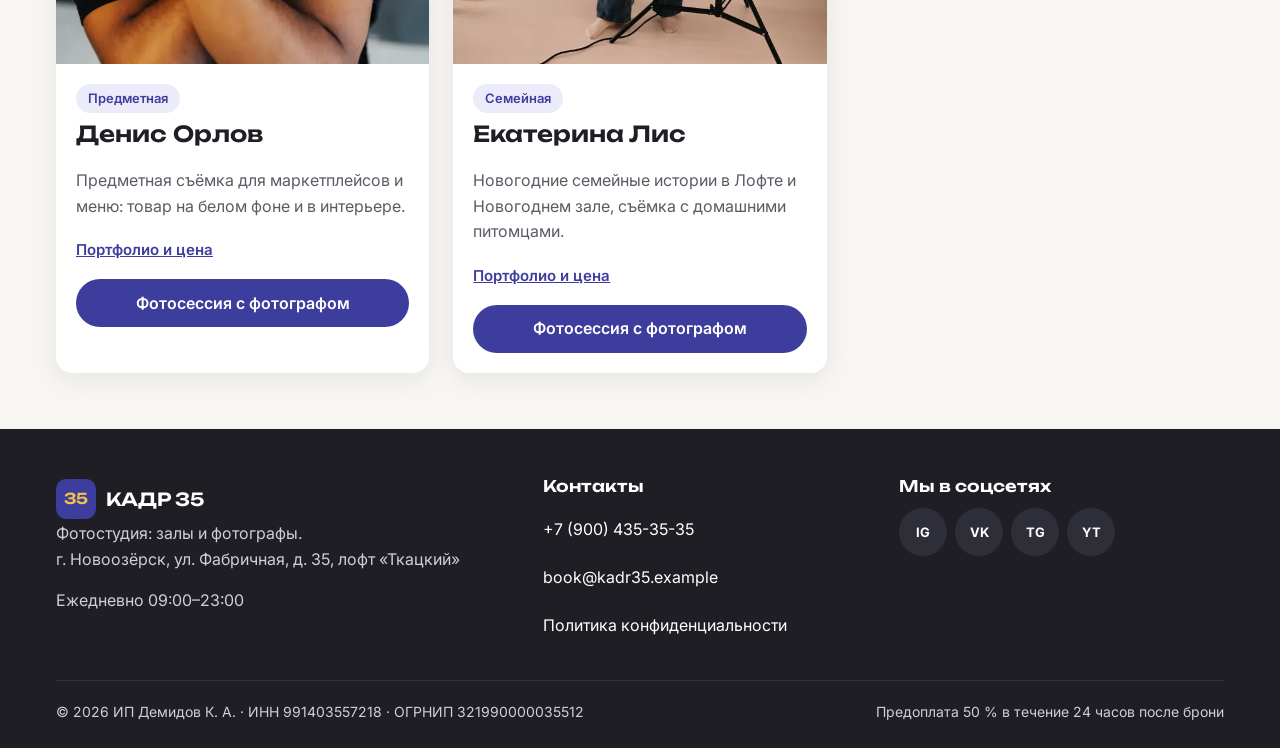
<file: photographers.html>
<!doctype html>
<html lang="ru">
<head>
  <!-- Google tag (gtag.js) — ресурс GA4 «КАДР 35 — сайт» -->
  <script async src="https://www.googletagmanager.com/gtag/js?id=G-4CEEHYYT51"></script>
  <script>
    window.dataLayer = window.dataLayer || [];
    function gtag(){dataLayer.push(arguments);}
    gtag('js', new Date());
    gtag('config', 'G-4CEEHYYT51');
  </script>
  <meta charset="utf-8">
  <meta name="viewport" content="width=device-width, initial-scale=1">
  <title>Фотографы студии «Кадр 35»: портрет, семейная, предметная съёмка</title>
  <meta name="description" content="5 фотографов студии «Кадр 35»: портрет, семейная съёмка, контент для соцсетей и предметная съёмка. Фотосессия — от 4 000 ₽/час плюс аренда зала.">
  <meta property="og:type" content="website">
  <meta property="og:site_name" content="Фотостудия «Кадр 35»">
  <meta property="og:locale" content="ru_RU">
  <meta property="og:title" content="Фотографы студии «Кадр 35»: портрет, семейная, предметная съёмка">
  <meta property="og:description" content="5 фотографов студии «Кадр 35»: портрет, семейная съёмка, контент для соцсетей и предметная съёмка. Фотосессия — от 4 000 ₽/час плюс аренда зала.">
  <meta property="og:url" content="https://tz-14-fotostudiya-kadr35.vercel.app/photographers.html">
  <meta property="og:image" content="https://tz-14-fotostudiya-kadr35.vercel.app/img/og-image.jpg">
  <meta property="og:image:width" content="1200">
  <meta property="og:image:height" content="630">
  <meta name="twitter:card" content="summary_large_image">
  <meta name="theme-color" content="#3D3D9E">
  <link rel="icon" href="favicon.svg" type="image/svg+xml">
  <link rel="preconnect" href="https://fonts.googleapis.com">
  <link rel="preconnect" href="https://fonts.gstatic.com" crossorigin>
  <link rel="stylesheet" href="https://fonts.googleapis.com/css2?family=Inter:wght@400;600&family=Unbounded:wght@600&display=optional" media="print" onload="this.media='all'">
  <noscript><link rel="stylesheet" href="https://fonts.googleapis.com/css2?family=Inter:wght@400;600&family=Unbounded:wght@600&display=optional"></noscript>
  <link rel="stylesheet" href="css/style.css">
  <script src="js/analytics.js" defer></script>
  <script src="js/form.js" defer></script>
  <script src="js/main.js" defer></script>
</head>
<body>
<a class="skip-link" href="#main">Перейти к содержанию</a>
<header class="header">
  <div class="container header__inner">
    <a class="logo" href="index.html" aria-label="Кадр 35 — на главную">
      <span class="logo__mark" aria-hidden="true">35</span>
      <span>КАДР 35</span>
    </a>
    <button class="burger" type="button" aria-label="Открыть меню" aria-expanded="false" aria-controls="nav"><span></span></button>
    <nav class="nav" id="nav" aria-label="Основное меню">
      <ul>
        <li><a href="index.html">Главная</a></li>
        <li><a href="halls.html">Залы</a></li>
        <li><a href="equipment.html">Оборудование</a></li>
        <li><a href="photographers.html" aria-current="page">Фотографы</a></li>
        <li><a href="ideas.html">Идеи</a></li>
        <li><a href="contacts.html">Бронь и контакты</a></li>
      </ul>
    </nav>
    <a class="header__phone" href="tel:+79004353535" data-event="contact_click" data-contact-type="phone">+7 (900) 435-35-35</a>
  </div>
</header>
<main id="main">
  <section class="page-hero">
    <div class="container">
      <h1>Фотографы</h1>
      <p>Подберите фотографа по жанру съёмки. Фотосессия с фотографом — от 4 000 ₽/час плюс аренда зала.</p>
    </div>
  </section>

  <section class="section" style="padding-top:0">
    <div class="container">
      <div class="filter" id="family" role="group" aria-label="Фильтр по жанру">
        <button class="filter__btn" type="button" data-genre="all" aria-pressed="true">Все</button>
        <button class="filter__btn" type="button" data-genre="portrait" aria-pressed="false">Портрет</button>
        <button class="filter__btn" type="button" data-genre="family" aria-pressed="false">Семейная</button>
        <button class="filter__btn" type="button" data-genre="content" aria-pressed="false">Контент для соцсетей</button>
        <button class="filter__btn" type="button" data-genre="product" aria-pressed="false">Предметная</button>
      </div>
      <div class="grid grid--3" id="photographers-list">
        <article class="card photographer" id="sokolova" data-genre="portrait">
          <img class="card__img" src="img/photographer-2.webp" alt="Фотограф Анна Соколова" width="600" height="750" loading="lazy" decoding="async">
          <div class="card__body">
            <span class="tag">Портрет</span>
            <h3>Анна Соколова</h3>
            <p>Снимает деловые и творческие портреты, помогает с позированием тем, кто стесняется камеры.</p>
            <button class="photographer__toggle" type="button" aria-expanded="false" data-event="photographer_view" data-photographer-id="sokolova" data-genre="portrait">Портфолио и цена</button>
            <div class="photographer__more" hidden>
              <p>Фотосессия — от 4 000 ₽/час плюс аренда зала. В стоимость входит отбор и цветокоррекция кадров. Примеры работ пришлёт администратор в Telegram или WhatsApp.</p>
            </div>
            <a class="btn btn--primary" href="contacts.html?photographer=sokolova" data-event="cta_click" data-button-name="photographer_sokolova" data-page-section="photographer_card">Фотосессия с фотографом</a>
          </div>
        </article>
        <article class="card photographer" id="morozov" data-genre="family">
          <img class="card__img" src="img/photographer-1.webp" alt="Фотограф Илья Морозов" width="600" height="750" loading="lazy" decoding="async">
          <div class="card__body">
            <span class="tag">Семейная</span>
            <h3>Илья Морозов</h3>
            <p>Семейные и детские фотосессии: находит подход к малышам и снимает живые эмоции.</p>
            <button class="photographer__toggle" type="button" aria-expanded="false" data-event="photographer_view" data-photographer-id="morozov" data-genre="family">Портфолио и цена</button>
            <div class="photographer__more" hidden>
              <p>Фотосессия — от 4 000 ₽/час плюс аренда зала. В стоимость входит отбор и цветокоррекция кадров. Примеры работ пришлёт администратор в Telegram или WhatsApp.</p>
            </div>
            <a class="btn btn--primary" href="contacts.html?photographer=morozov" data-event="cta_click" data-button-name="photographer_morozov" data-page-section="photographer_card">Фотосессия с фотографом</a>
          </div>
        </article>
        <article class="card photographer" id="vetrova" data-genre="content">
          <img class="card__img" src="img/photographer-3.webp" alt="Фотограф Мария Ветрова" width="600" height="750" loading="lazy" decoding="async">
          <div class="card__body">
            <span class="tag">Контент для соцсетей</span>
            <h3>Мария Ветрова</h3>
            <p>Съёмка для блогов и брендов: серии фото и вертикальные кадры для Reels и сторис.</p>
            <button class="photographer__toggle" type="button" aria-expanded="false" data-event="photographer_view" data-photographer-id="vetrova" data-genre="content">Портфолио и цена</button>
            <div class="photographer__more" hidden>
              <p>Фотосессия — от 4 000 ₽/час плюс аренда зала. В стоимость входит отбор и цветокоррекция кадров. Примеры работ пришлёт администратор в Telegram или WhatsApp.</p>
            </div>
            <a class="btn btn--primary" href="contacts.html?photographer=vetrova" data-event="cta_click" data-button-name="photographer_vetrova" data-page-section="photographer_card">Фотосессия с фотографом</a>
          </div>
        </article>
        <article class="card photographer" id="orlov" data-genre="product">
          <img class="card__img" src="img/photographer-4.webp" alt="Фотограф Денис Орлов" width="600" height="750" loading="lazy" decoding="async">
          <div class="card__body">
            <span class="tag">Предметная</span>
            <h3>Денис Орлов</h3>
            <p>Предметная съёмка для маркетплейсов и меню: товар на белом фоне и в интерьере.</p>
            <button class="photographer__toggle" type="button" aria-expanded="false" data-event="photographer_view" data-photographer-id="orlov" data-genre="product">Портфолио и цена</button>
            <div class="photographer__more" hidden>
              <p>Фотосессия — от 4 000 ₽/час плюс аренда зала. В стоимость входит отбор и цветокоррекция кадров. Примеры работ пришлёт администратор в Telegram или WhatsApp.</p>
            </div>
            <a class="btn btn--primary" href="contacts.html?photographer=orlov" data-event="cta_click" data-button-name="photographer_orlov" data-page-section="photographer_card">Фотосессия с фотографом</a>
          </div>
        </article>
        <article class="card photographer" id="lis" data-genre="family">
          <img class="card__img" src="img/photographer-5.webp" alt="Фотограф Екатерина Лис" width="600" height="750" loading="lazy" decoding="async">
          <div class="card__body">
            <span class="tag">Семейная</span>
            <h3>Екатерина Лис</h3>
            <p>Новогодние семейные истории в Лофте и Новогоднем зале, съёмка с домашними питомцами.</p>
            <button class="photographer__toggle" type="button" aria-expanded="false" data-event="photographer_view" data-photographer-id="lis" data-genre="family">Портфолио и цена</button>
            <div class="photographer__more" hidden>
              <p>Фотосессия — от 4 000 ₽/час плюс аренда зала. В стоимость входит отбор и цветокоррекция кадров. Примеры работ пришлёт администратор в Telegram или WhatsApp.</p>
            </div>
            <a class="btn btn--primary" href="contacts.html?photographer=lis" data-event="cta_click" data-button-name="photographer_lis" data-page-section="photographer_card">Фотосессия с фотографом</a>
          </div>
        </article>
      </div>
    </div>
  </section>
</main>
<footer class="footer">
  <div class="container">
    <div class="footer__grid">
      <div>
        <a class="logo" href="index.html" aria-label="Кадр 35 — на главную">
          <span class="logo__mark" aria-hidden="true">35</span>
          <span>КАДР 35</span>
        </a>
        <p>Фотостудия: залы и фотографы.<br>г. Новоозёрск, ул. Фабричная, д. 35, лофт «Ткацкий»</p>
        <p>Ежедневно 09:00–23:00</p>
      </div>
      <div>
        <h2>Контакты</h2>
        <ul>
          <li><a href="tel:+79004353535" data-event="contact_click" data-contact-type="phone">+7 (900) 435-35-35</a></li>
          <li><a href="mailto:book@kadr35.example" data-event="contact_click" data-contact-type="email">book@kadr35.example</a></li>
          <li><a href="privacy.html">Политика конфиденциальности</a></li>
        </ul>
      </div>
      <div>
        <h2>Мы в соцсетях</h2>
        <div class="socials">
        <a class="social" href="https://instagram.com/kadr35_studio" target="_blank" rel="noopener" aria-label="Instagram" data-event="social_click" data-network="instagram" data-page-section="footer">IG</a>
        <a class="social" href="https://vk.com/kadr35_studio" target="_blank" rel="noopener" aria-label="ВКонтакте" data-event="social_click" data-network="vk" data-page-section="footer">VK</a>
        <a class="social" href="https://t.me/kadr35_studio" target="_blank" rel="noopener" aria-label="Telegram-канал" data-event="social_click" data-network="telegram" data-page-section="footer">TG</a>
        <a class="social" href="https://www.youtube.com/@kadr35_studio" target="_blank" rel="noopener" aria-label="YouTube" data-event="social_click" data-network="youtube" data-page-section="footer">YT</a>
        </div>
      </div>
    </div>
    <div class="footer__bottom">
      <span>© 2026 ИП Демидов К. А. · ИНН 991403557218 · ОГРНИП 321990000035512</span>
      <span>Предоплата 50 % в течение 24 часов после брони</span>
    </div>
  </div>
</footer>
</body>
</html>
</file>
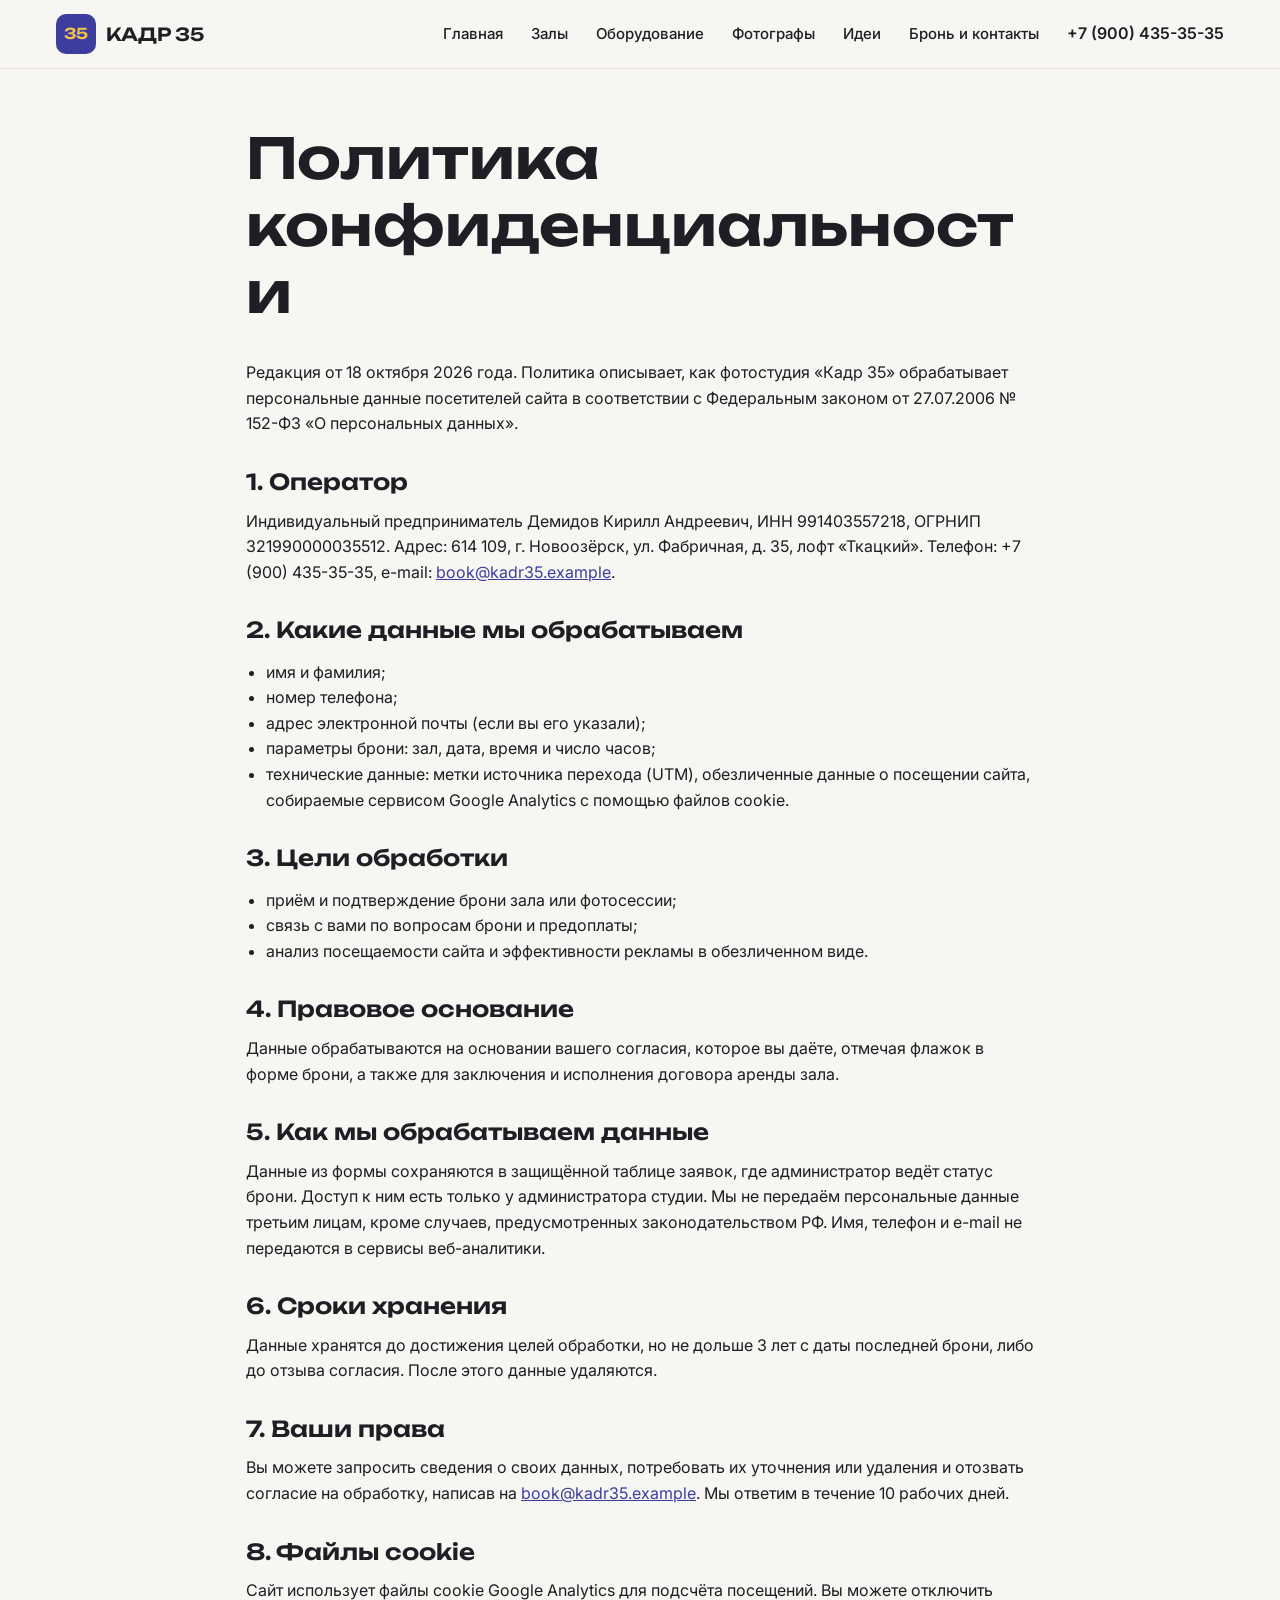
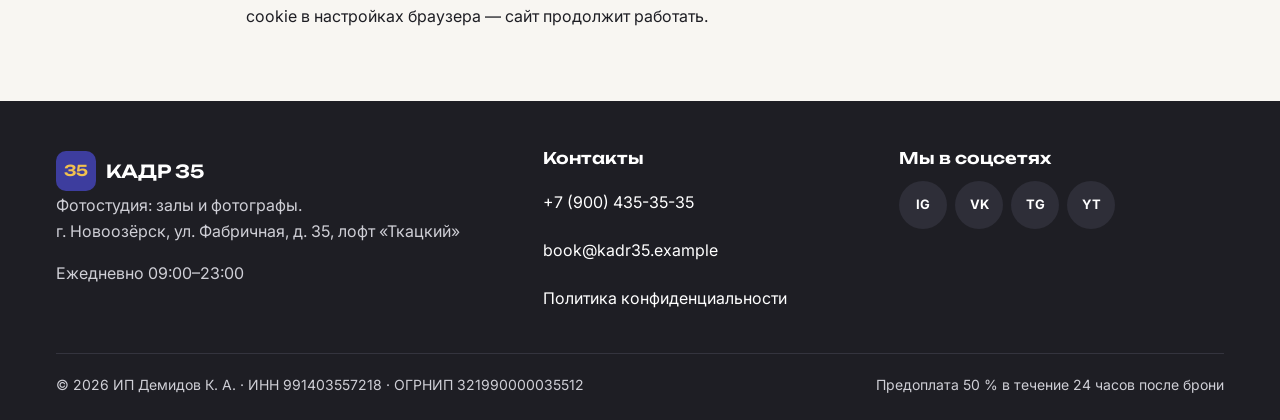
<file: privacy.html>
<!doctype html>
<html lang="ru">
<head>
  <!-- Google tag (gtag.js) — ресурс GA4 «КАДР 35 — сайт» -->
  <script async src="https://www.googletagmanager.com/gtag/js?id=G-4CEEHYYT51"></script>
  <script>
    window.dataLayer = window.dataLayer || [];
    function gtag(){dataLayer.push(arguments);}
    gtag('js', new Date());
    gtag('config', 'G-4CEEHYYT51');
  </script>
  <meta charset="utf-8">
  <meta name="viewport" content="width=device-width, initial-scale=1">
  <title>Политика конфиденциальности — фотостудия «Кадр 35»</title>
  <meta name="description" content="Политика обработки персональных данных фотостудии «Кадр 35» (ИП Демидов К. А.) в соответствии с Федеральным законом № 152-ФЗ.">
  <meta property="og:type" content="website">
  <meta property="og:site_name" content="Фотостудия «Кадр 35»">
  <meta property="og:locale" content="ru_RU">
  <meta property="og:title" content="Политика конфиденциальности — фотостудия «Кадр 35»">
  <meta property="og:description" content="Политика обработки персональных данных фотостудии «Кадр 35» (ИП Демидов К. А.) в соответствии с Федеральным законом № 152-ФЗ.">
  <meta property="og:url" content="https://tz-14-fotostudiya-kadr35.vercel.app/privacy.html">
  <meta property="og:image" content="https://tz-14-fotostudiya-kadr35.vercel.app/img/og-image.jpg">
  <meta property="og:image:width" content="1200">
  <meta property="og:image:height" content="630">
  <meta name="twitter:card" content="summary_large_image">
  <meta name="theme-color" content="#3D3D9E">
  <link rel="icon" href="favicon.svg" type="image/svg+xml">
  <link rel="preconnect" href="https://fonts.googleapis.com">
  <link rel="preconnect" href="https://fonts.gstatic.com" crossorigin>
  <link rel="stylesheet" href="https://fonts.googleapis.com/css2?family=Inter:wght@400;600&family=Unbounded:wght@600&display=optional" media="print" onload="this.media='all'">
  <noscript><link rel="stylesheet" href="https://fonts.googleapis.com/css2?family=Inter:wght@400;600&family=Unbounded:wght@600&display=optional"></noscript>
  <link rel="stylesheet" href="css/style.css">
  <script src="js/analytics.js" defer></script>
  <script src="js/form.js" defer></script>
  <script src="js/main.js" defer></script>
</head>
<body>
<a class="skip-link" href="#main">Перейти к содержанию</a>
<header class="header">
  <div class="container header__inner">
    <a class="logo" href="index.html" aria-label="Кадр 35 — на главную">
      <span class="logo__mark" aria-hidden="true">35</span>
      <span>КАДР 35</span>
    </a>
    <button class="burger" type="button" aria-label="Открыть меню" aria-expanded="false" aria-controls="nav"><span></span></button>
    <nav class="nav" id="nav" aria-label="Основное меню">
      <ul>
        <li><a href="index.html">Главная</a></li>
        <li><a href="halls.html">Залы</a></li>
        <li><a href="equipment.html">Оборудование</a></li>
        <li><a href="photographers.html">Фотографы</a></li>
        <li><a href="ideas.html">Идеи</a></li>
        <li><a href="contacts.html">Бронь и контакты</a></li>
      </ul>
    </nav>
    <a class="header__phone" href="tel:+79004353535" data-event="contact_click" data-contact-type="phone">+7 (900) 435-35-35</a>
  </div>
</header>
<main id="main">
  <section class="section">
    <div class="container prose">
      <h1>Политика конфиденциальности</h1>
      <p>Редакция от 18 октября 2026 года. Политика описывает, как фотостудия «Кадр 35» обрабатывает персональные данные посетителей сайта в соответствии с Федеральным законом от 27.07.2006 № 152-ФЗ «О персональных данных».</p>

      <h2>1. Оператор</h2>
      <p>Индивидуальный предприниматель Демидов Кирилл Андреевич, ИНН 991403557218, ОГРНИП 321990000035512. Адрес: 614 109, г. Новоозёрск, ул. Фабричная, д. 35, лофт «Ткацкий». Телефон: +7 (900) 435-35-35, e-mail: <a href="mailto:book@kadr35.example">book@kadr35.example</a>.</p>

      <h2>2. Какие данные мы обрабатываем</h2>
      <ul>
        <li>имя и фамилия;</li>
        <li>номер телефона;</li>
        <li>адрес электронной почты (если вы его указали);</li>
        <li>параметры брони: зал, дата, время и число часов;</li>
        <li>технические данные: метки источника перехода (UTM), обезличенные данные о посещении сайта, собираемые сервисом Google Analytics с помощью файлов cookie.</li>
      </ul>

      <h2>3. Цели обработки</h2>
      <ul>
        <li>приём и подтверждение брони зала или фотосессии;</li>
        <li>связь с вами по вопросам брони и предоплаты;</li>
        <li>анализ посещаемости сайта и эффективности рекламы в обезличенном виде.</li>
      </ul>

      <h2>4. Правовое основание</h2>
      <p>Данные обрабатываются на основании вашего согласия, которое вы даёте, отмечая флажок в форме брони, а также для заключения и исполнения договора аренды зала.</p>

      <h2>5. Как мы обрабатываем данные</h2>
      <p>Данные из формы сохраняются в защищённой таблице заявок, где администратор ведёт статус брони. Доступ к ним есть только у администратора студии. Мы не передаём персональные данные третьим лицам, кроме случаев, предусмотренных законодательством РФ. Имя, телефон и e-mail не передаются в сервисы веб-аналитики.</p>

      <h2>6. Сроки хранения</h2>
      <p>Данные хранятся до достижения целей обработки, но не дольше 3 лет с даты последней брони, либо до отзыва согласия. После этого данные удаляются.</p>

      <h2>7. Ваши права</h2>
      <p>Вы можете запросить сведения о своих данных, потребовать их уточнения или удаления и отозвать согласие на обработку, написав на <a href="mailto:book@kadr35.example">book@kadr35.example</a>. Мы ответим в течение 10 рабочих дней.</p>

      <h2>8. Файлы cookie</h2>
      <p>Сайт использует файлы cookie Google Analytics для подсчёта посещений. Вы можете отключить cookie в настройках браузера — сайт продолжит работать.</p>
    </div>
  </section>
</main>
<footer class="footer">
  <div class="container">
    <div class="footer__grid">
      <div>
        <a class="logo" href="index.html" aria-label="Кадр 35 — на главную">
          <span class="logo__mark" aria-hidden="true">35</span>
          <span>КАДР 35</span>
        </a>
        <p>Фотостудия: залы и фотографы.<br>г. Новоозёрск, ул. Фабричная, д. 35, лофт «Ткацкий»</p>
        <p>Ежедневно 09:00–23:00</p>
      </div>
      <div>
        <h2>Контакты</h2>
        <ul>
          <li><a href="tel:+79004353535" data-event="contact_click" data-contact-type="phone">+7 (900) 435-35-35</a></li>
          <li><a href="mailto:book@kadr35.example" data-event="contact_click" data-contact-type="email">book@kadr35.example</a></li>
          <li><a href="privacy.html">Политика конфиденциальности</a></li>
        </ul>
      </div>
      <div>
        <h2>Мы в соцсетях</h2>
        <div class="socials">
        <a class="social" href="https://instagram.com/kadr35_studio" target="_blank" rel="noopener" aria-label="Instagram" data-event="social_click" data-network="instagram" data-page-section="footer">IG</a>
        <a class="social" href="https://vk.com/kadr35_studio" target="_blank" rel="noopener" aria-label="ВКонтакте" data-event="social_click" data-network="vk" data-page-section="footer">VK</a>
        <a class="social" href="https://t.me/kadr35_studio" target="_blank" rel="noopener" aria-label="Telegram-канал" data-event="social_click" data-network="telegram" data-page-section="footer">TG</a>
        <a class="social" href="https://www.youtube.com/@kadr35_studio" target="_blank" rel="noopener" aria-label="YouTube" data-event="social_click" data-network="youtube" data-page-section="footer">YT</a>
        </div>
      </div>
    </div>
    <div class="footer__bottom">
      <span>© 2026 ИП Демидов К. А. · ИНН 991403557218 · ОГРНИП 321990000035512</span>
      <span>Предоплата 50 % в течение 24 часов после брони</span>
    </div>
  </div>
</footer>
</body>
</html>
</file>
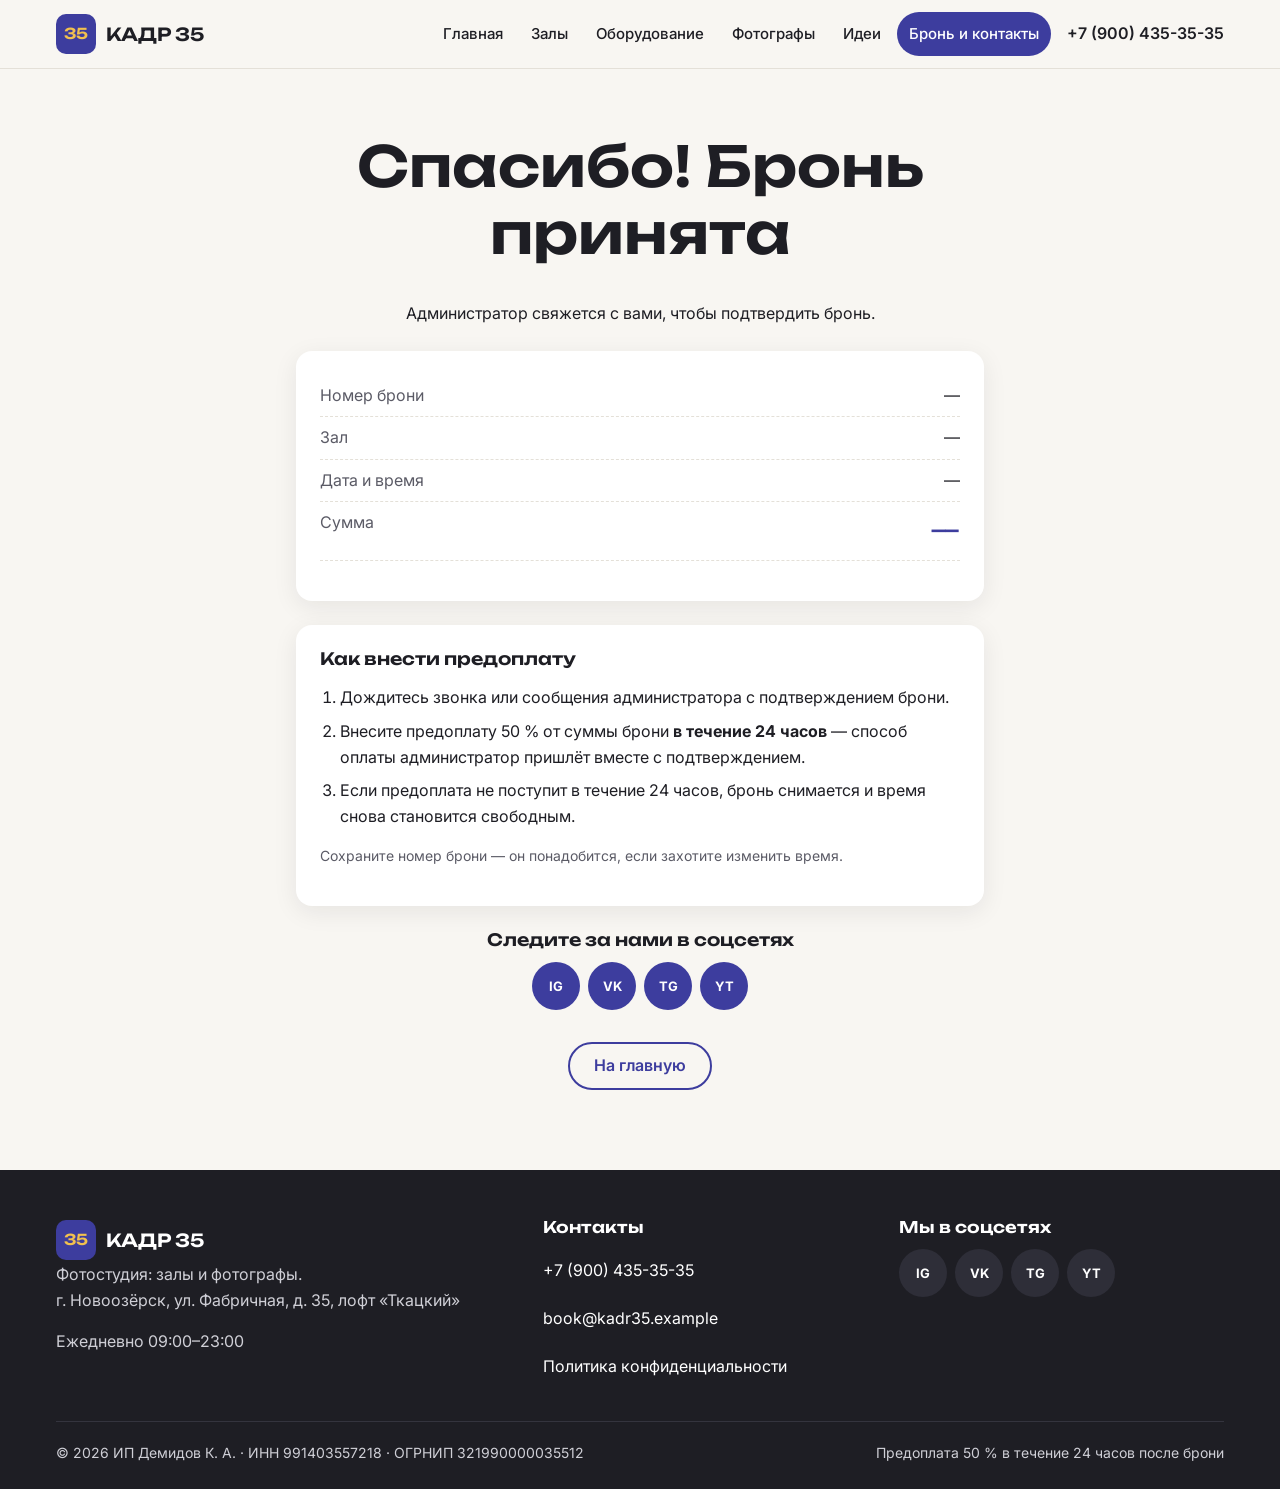
<file: thanks.html>
<!doctype html>
<html lang="ru">
<head>
  <!-- Google tag (gtag.js) — ресурс GA4 «КАДР 35 — сайт» -->
  <script async src="https://www.googletagmanager.com/gtag/js?id=G-4CEEHYYT51"></script>
  <script>
    window.dataLayer = window.dataLayer || [];
    function gtag(){dataLayer.push(arguments);}
    gtag('js', new Date());
    gtag('config', 'G-4CEEHYYT51');
  </script>
  <meta charset="utf-8">
  <meta name="viewport" content="width=device-width, initial-scale=1">
  <title>Спасибо за бронь — фотостудия «Кадр 35»</title>
  <meta name="description" content="Бронь в фотостудии «Кадр 35» принята. Номер брони, зал, время, сумма и как внести предоплату 50 %.">
  <meta property="og:type" content="website">
  <meta property="og:site_name" content="Фотостудия «Кадр 35»">
  <meta property="og:locale" content="ru_RU">
  <meta property="og:title" content="Спасибо за бронь — фотостудия «Кадр 35»">
  <meta property="og:description" content="Бронь в фотостудии «Кадр 35» принята. Номер брони, зал, время, сумма и как внести предоплату 50 %.">
  <meta property="og:url" content="https://tz-14-fotostudiya-kadr35.vercel.app/thanks.html">
  <meta property="og:image" content="https://tz-14-fotostudiya-kadr35.vercel.app/img/og-image.jpg">
  <meta property="og:image:width" content="1200">
  <meta property="og:image:height" content="630">
  <meta name="twitter:card" content="summary_large_image">
  <meta name="theme-color" content="#3D3D9E">
  <link rel="icon" href="favicon.svg" type="image/svg+xml">
  <link rel="preconnect" href="https://fonts.googleapis.com">
  <link rel="preconnect" href="https://fonts.gstatic.com" crossorigin>
  <link rel="stylesheet" href="https://fonts.googleapis.com/css2?family=Inter:wght@400;600&family=Unbounded:wght@600&display=optional" media="print" onload="this.media='all'">
  <noscript><link rel="stylesheet" href="https://fonts.googleapis.com/css2?family=Inter:wght@400;600&family=Unbounded:wght@600&display=optional"></noscript>
  <link rel="stylesheet" href="css/style.css">
  <script src="js/analytics.js" defer></script>
  <script src="js/form.js" defer></script>
  <script src="js/main.js" defer></script>
</head>
<body>
<a class="skip-link" href="#main">Перейти к содержанию</a>
<header class="header">
  <div class="container header__inner">
    <a class="logo" href="index.html" aria-label="Кадр 35 — на главную">
      <span class="logo__mark" aria-hidden="true">35</span>
      <span>КАДР 35</span>
    </a>
    <button class="burger" type="button" aria-label="Открыть меню" aria-expanded="false" aria-controls="nav"><span></span></button>
    <nav class="nav" id="nav" aria-label="Основное меню">
      <ul>
        <li><a href="index.html">Главная</a></li>
        <li><a href="halls.html">Залы</a></li>
        <li><a href="equipment.html">Оборудование</a></li>
        <li><a href="photographers.html">Фотографы</a></li>
        <li><a href="ideas.html">Идеи</a></li>
        <li><a href="contacts.html" aria-current="page">Бронь и контакты</a></li>
      </ul>
    </nav>
    <a class="header__phone" href="tel:+79004353535" data-event="contact_click" data-contact-type="phone">+7 (900) 435-35-35</a>
  </div>
</header>
<main id="main">
  <section class="center-block">
    <h1>Спасибо! Бронь принята</h1>
    <p>Администратор свяжется с вами, чтобы подтвердить бронь.</p>
    <div class="panel receipt">
      <ul class="summary">
        <li><span>Номер брони</span><span id="t-id">—</span></li>
        <li><span>Зал</span><span id="t-hall">—</span></li>
        <li><span>Дата и время</span><span id="t-slot">—</span></li>
        <li><span>Сумма</span><span class="summary__total" id="t-total">—</span></li>
      </ul>
    </div>
    <div class="panel receipt">
      <h2 class="step-title">Как внести предоплату</h2>
      <ol class="steps-list">
        <li>Дождитесь звонка или сообщения администратора с подтверждением брони.</li>
        <li>Внесите предоплату 50 % от суммы брони <strong>в течение 24 часов</strong> — способ оплаты администратор пришлёт вместе с подтверждением.</li>
        <li>Если предоплата не поступит в течение 24 часов, бронь снимается и время снова становится свободным.</li>
      </ol>
      <p class="hint">Сохраните номер брони — он понадобится, если захотите изменить время.</p>
    </div>
    <h2 class="step-title">Следите за нами в соцсетях</h2>
    <div class="socials" style="justify-content:center">
        <a class="social" style="background:var(--indigo)" href="https://instagram.com/kadr35_studio" target="_blank" rel="noopener" aria-label="Instagram" data-event="social_click" data-network="instagram" data-page-section="thanks">IG</a>
        <a class="social" style="background:var(--indigo)" href="https://vk.com/kadr35_studio" target="_blank" rel="noopener" aria-label="ВКонтакте" data-event="social_click" data-network="vk" data-page-section="thanks">VK</a>
        <a class="social" style="background:var(--indigo)" href="https://t.me/kadr35_studio" target="_blank" rel="noopener" aria-label="Telegram-канал" data-event="social_click" data-network="telegram" data-page-section="thanks">TG</a>
        <a class="social" style="background:var(--indigo)" href="https://www.youtube.com/@kadr35_studio" target="_blank" rel="noopener" aria-label="YouTube" data-event="social_click" data-network="youtube" data-page-section="thanks">YT</a>
    </div>
    <p style="margin-top:32px"><a class="btn btn--ghost" href="index.html">На главную</a></p>
  </section>
</main>
<footer class="footer">
  <div class="container">
    <div class="footer__grid">
      <div>
        <a class="logo" href="index.html" aria-label="Кадр 35 — на главную">
          <span class="logo__mark" aria-hidden="true">35</span>
          <span>КАДР 35</span>
        </a>
        <p>Фотостудия: залы и фотографы.<br>г. Новоозёрск, ул. Фабричная, д. 35, лофт «Ткацкий»</p>
        <p>Ежедневно 09:00–23:00</p>
      </div>
      <div>
        <h2>Контакты</h2>
        <ul>
          <li><a href="tel:+79004353535" data-event="contact_click" data-contact-type="phone">+7 (900) 435-35-35</a></li>
          <li><a href="mailto:book@kadr35.example" data-event="contact_click" data-contact-type="email">book@kadr35.example</a></li>
          <li><a href="privacy.html">Политика конфиденциальности</a></li>
        </ul>
      </div>
      <div>
        <h2>Мы в соцсетях</h2>
        <div class="socials">
        <a class="social" href="https://instagram.com/kadr35_studio" target="_blank" rel="noopener" aria-label="Instagram" data-event="social_click" data-network="instagram" data-page-section="footer">IG</a>
        <a class="social" href="https://vk.com/kadr35_studio" target="_blank" rel="noopener" aria-label="ВКонтакте" data-event="social_click" data-network="vk" data-page-section="footer">VK</a>
        <a class="social" href="https://t.me/kadr35_studio" target="_blank" rel="noopener" aria-label="Telegram-канал" data-event="social_click" data-network="telegram" data-page-section="footer">TG</a>
        <a class="social" href="https://www.youtube.com/@kadr35_studio" target="_blank" rel="noopener" aria-label="YouTube" data-event="social_click" data-network="youtube" data-page-section="footer">YT</a>
        </div>
      </div>
    </div>
    <div class="footer__bottom">
      <span>© 2026 ИП Демидов К. А. · ИНН 991403557218 · ОГРНИП 321990000035512</span>
      <span>Предоплата 50 % в течение 24 часов после брони</span>
    </div>
  </div>
</footer>
</body>
</html>
</file>
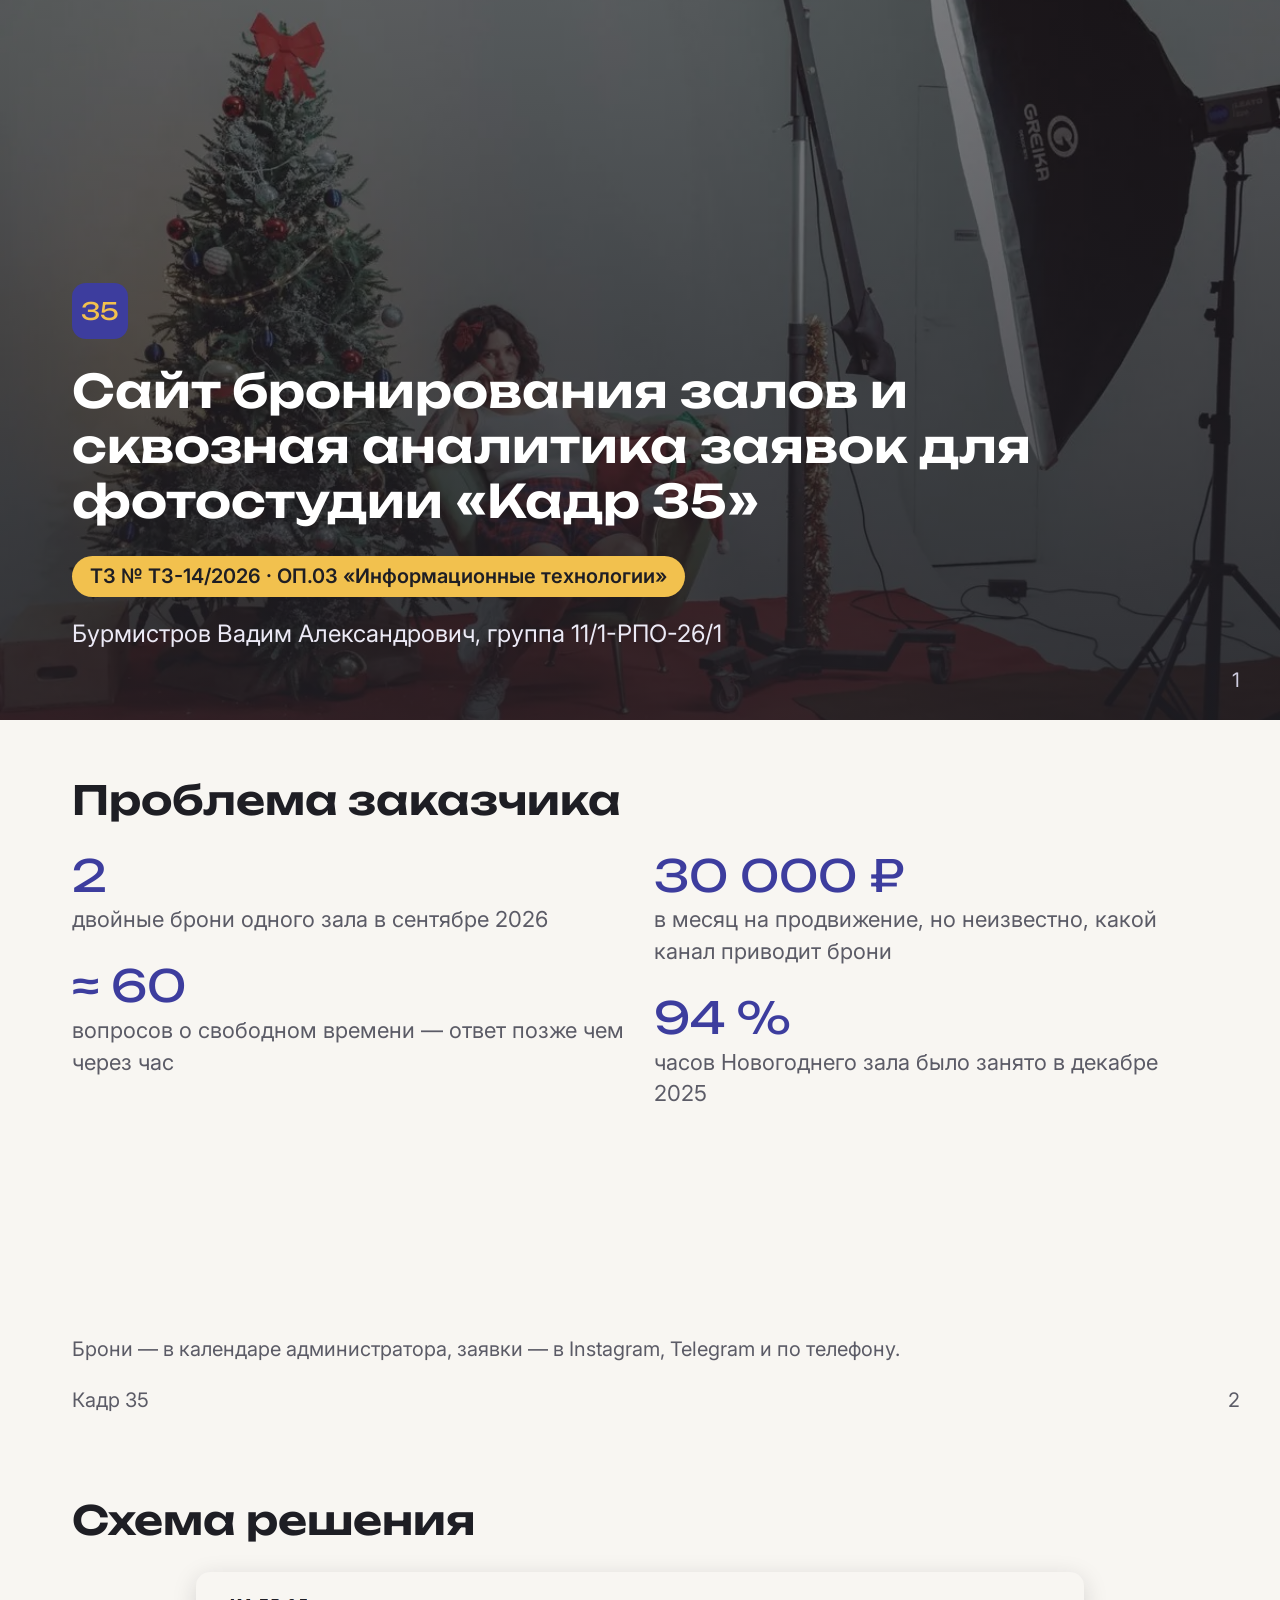
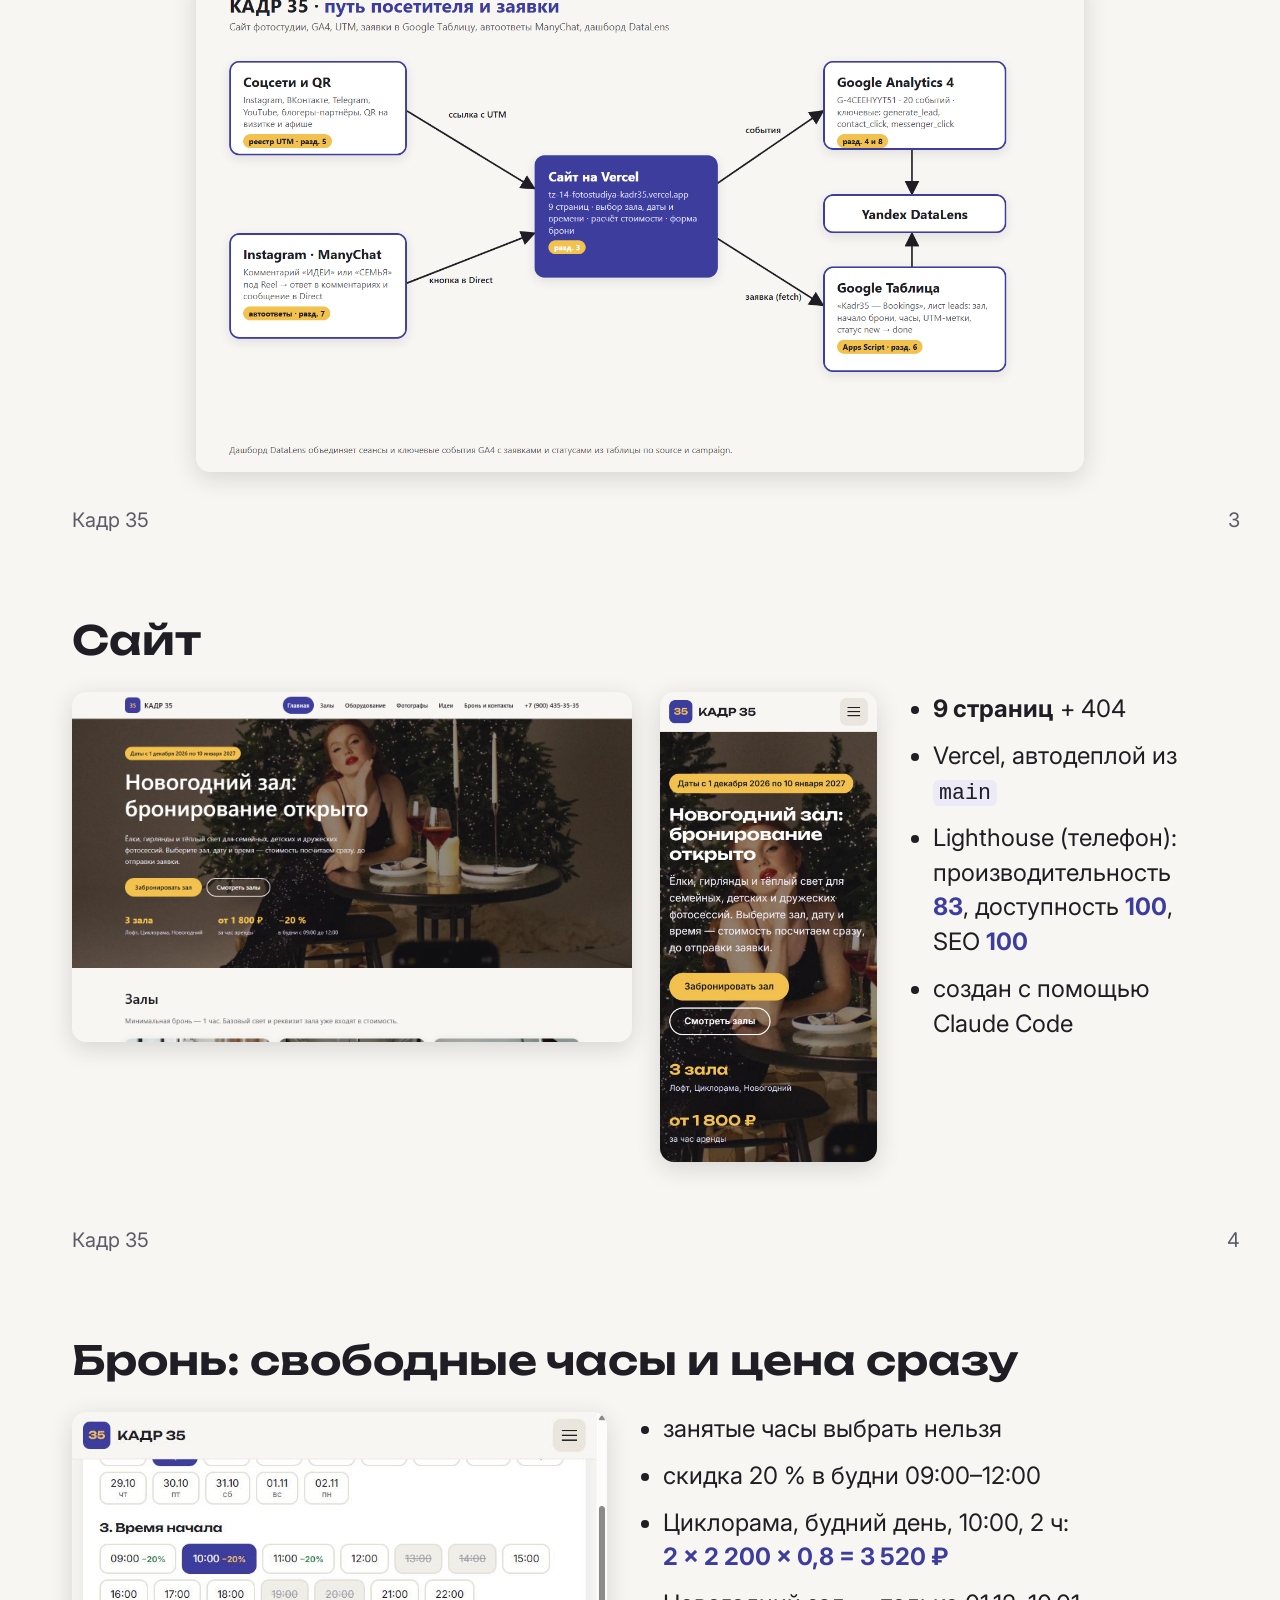
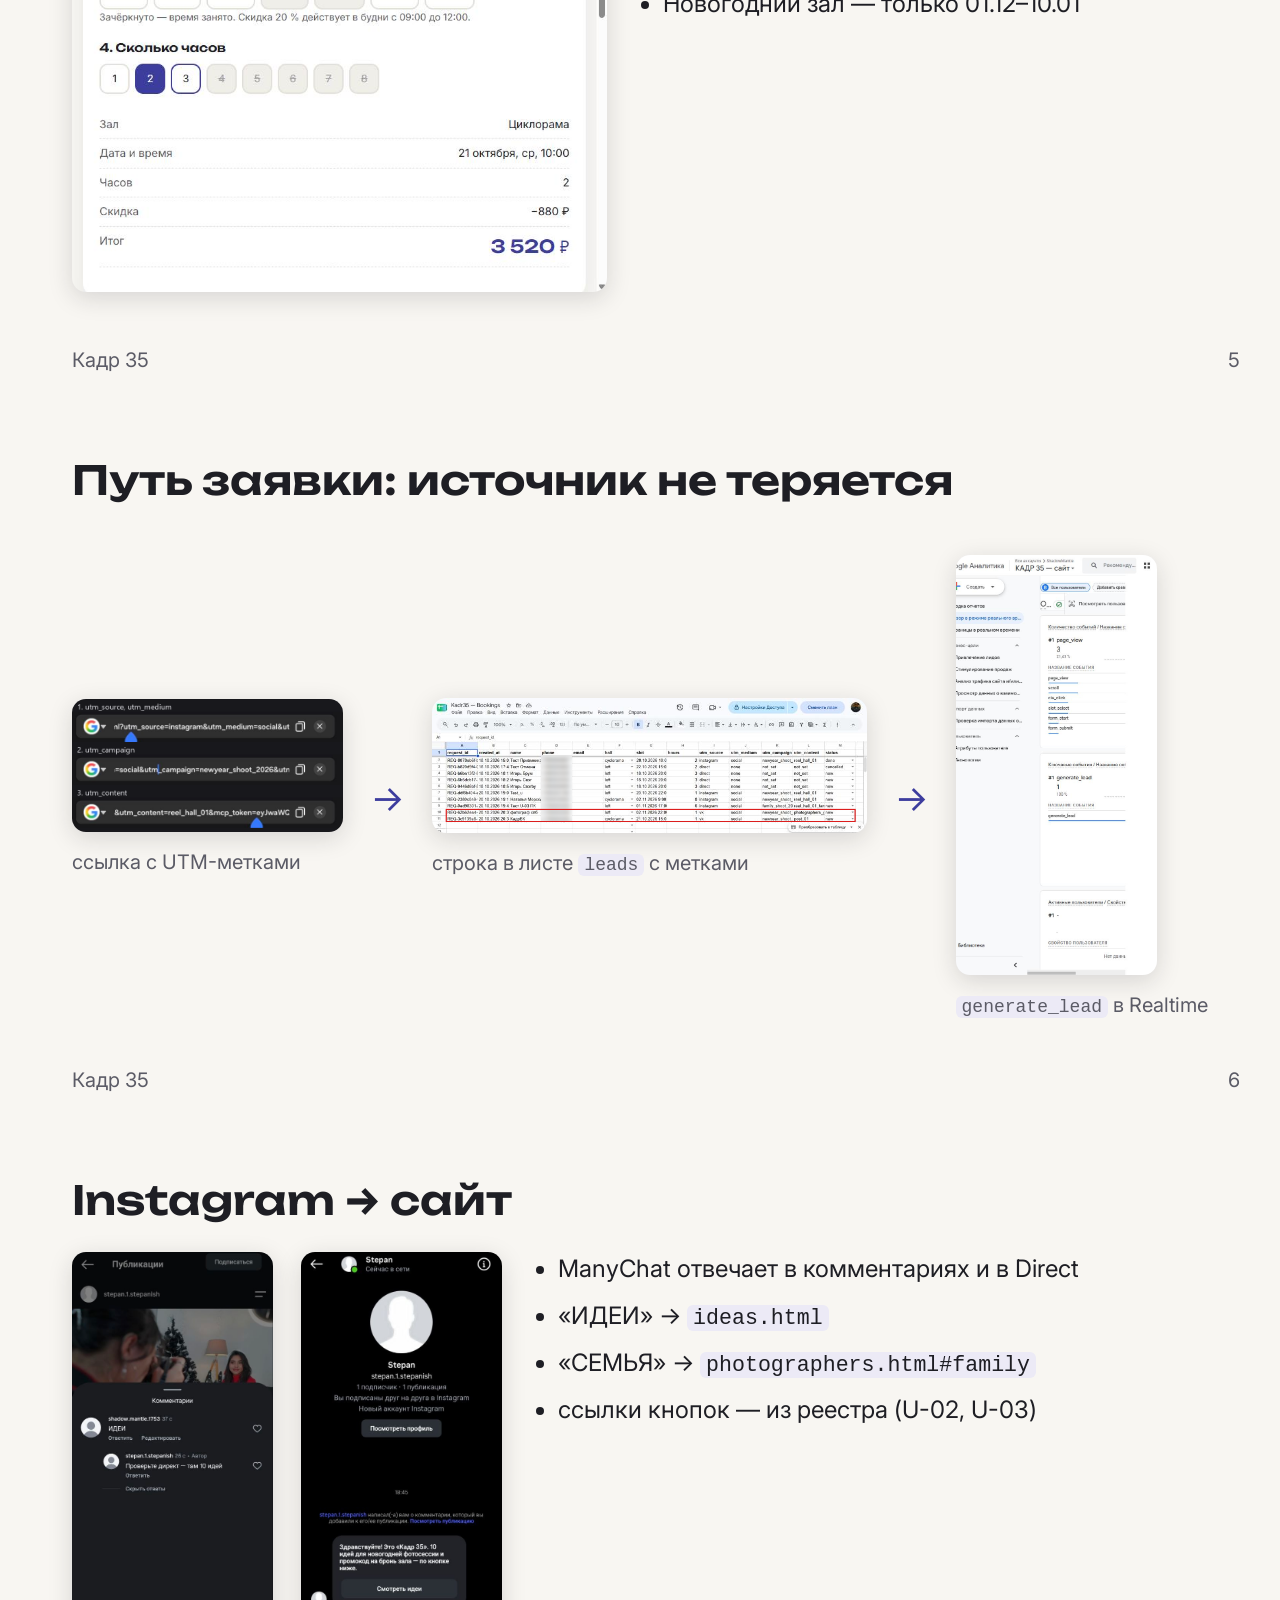
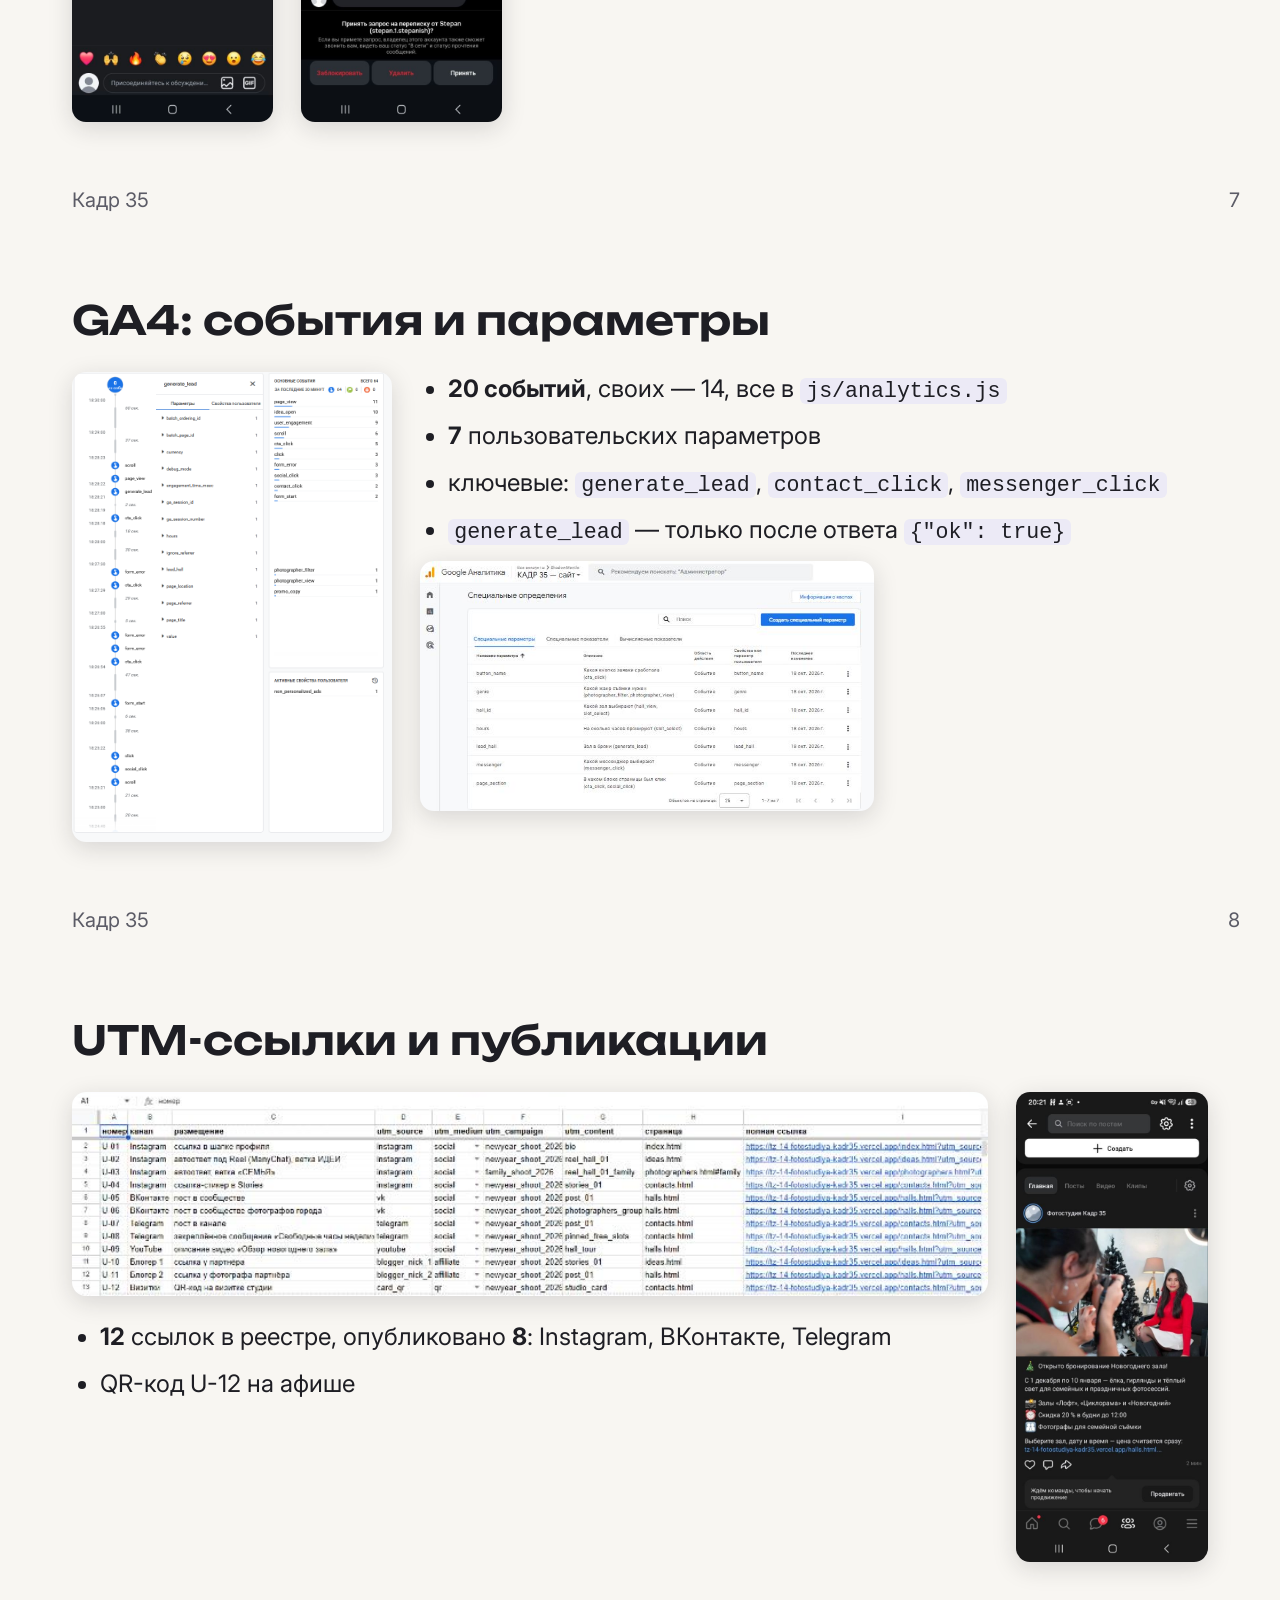
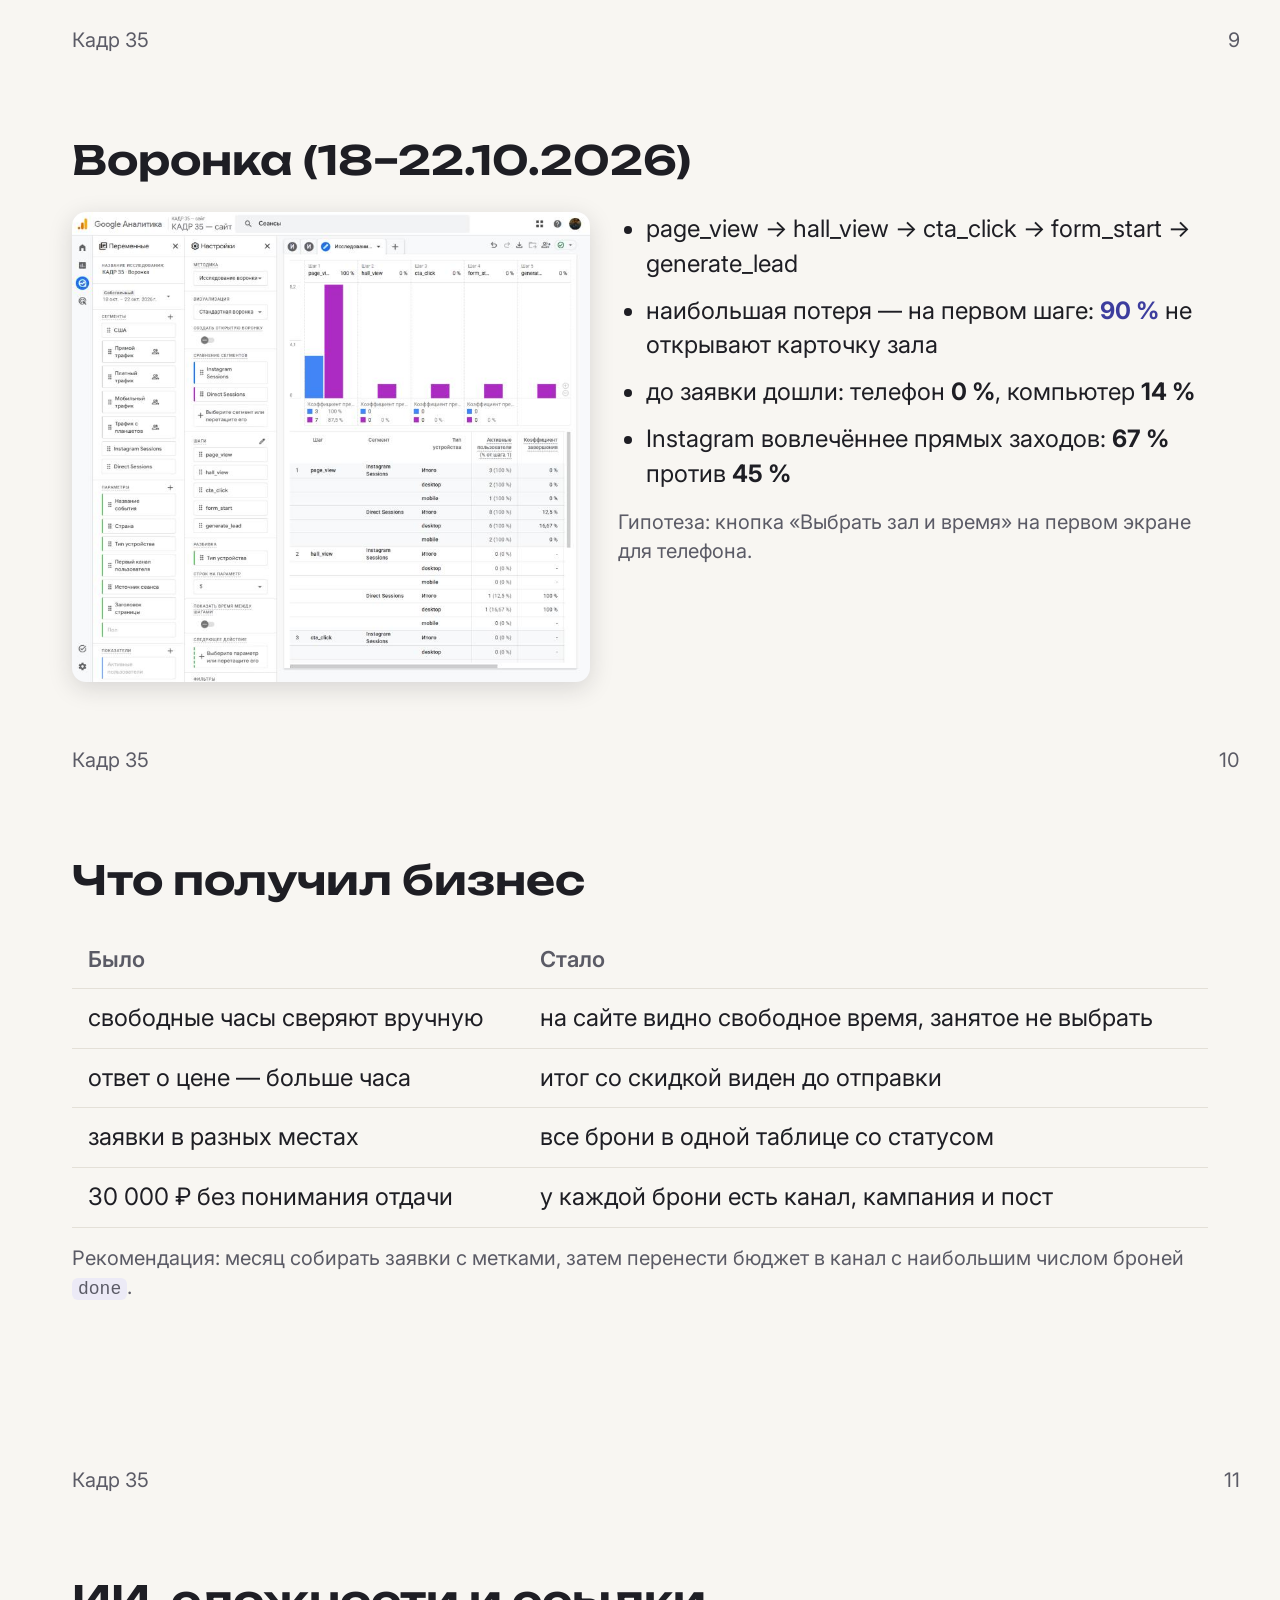
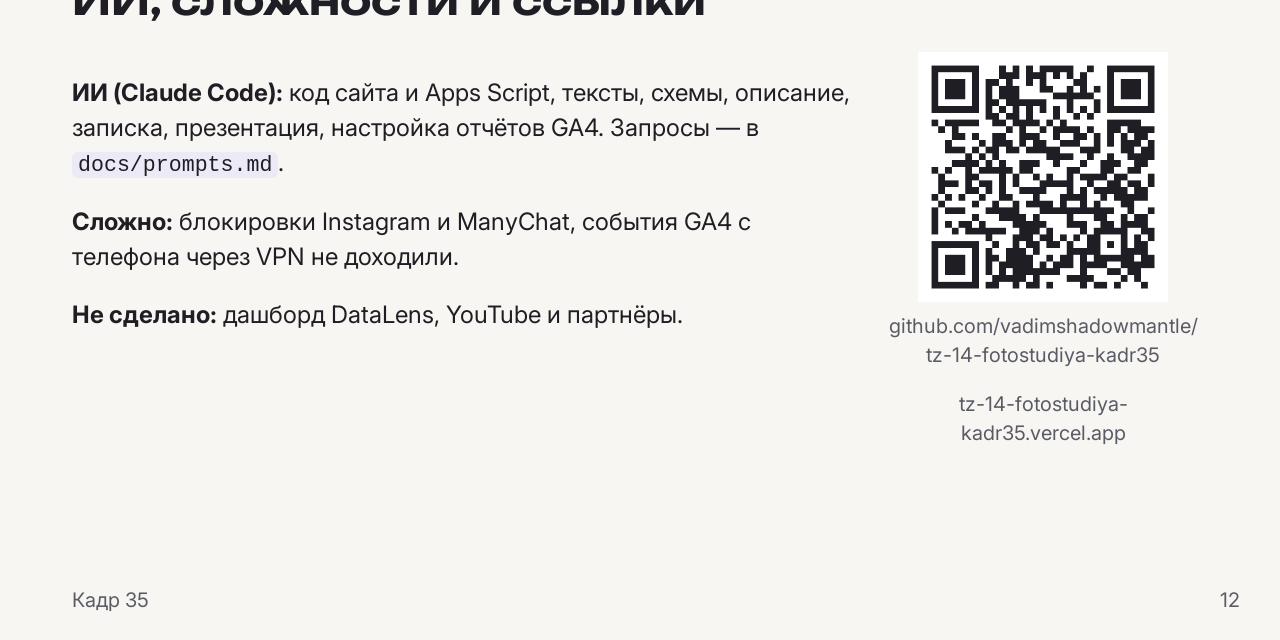
<file: presentation/zashchita.html>
<!doctype html>
<html lang="ru">
<head>
<meta charset="utf-8">
<title>Кадр 35 — защита курсовой</title>
<link rel="preconnect" href="https://fonts.googleapis.com">
<link href="https://fonts.googleapis.com/css2?family=Inter:wght@400;600&family=Unbounded:wght@600&display=block" rel="stylesheet">
<style>
  @page { size: 1280px 720px; margin: 0; }
  :root {
    --indigo: #3D3D9E; --indigo-dark: #2E2E7A; --white: #F8F6F2; --graphite: #1E1E24;
    --accent: #F2C14E; --muted: #5B5B66; --line: #E4E0D8;
  }
  * { box-sizing: border-box; }
  html, body { margin: 0; background: #ccc; }
  body { font-family: "Inter", "Segoe UI", Arial, sans-serif; color: var(--graphite); }
  .slide {
    width: 1280px; height: 720px; position: relative; overflow: hidden;
    background: var(--white); padding: 56px 72px; page-break-after: always; break-after: page;
    display: flex; flex-direction: column;
  }
  .slide:last-child { page-break-after: auto; break-after: auto; }
  h1, h2 { font-family: "Unbounded", "Segoe UI", Arial, sans-serif; font-weight: 600; margin: 0; }
  h2 { font-size: 40px; line-height: 1.2; margin-bottom: 28px; }
  p, li, td, th { font-size: 24px; line-height: 1.45; }
  .num { position: absolute; right: 40px; bottom: 28px; font-size: 20px; color: var(--muted); }
  .brand { position: absolute; left: 72px; bottom: 28px; font-size: 20px; color: var(--muted); }
  .logo { display: inline-grid; place-items: center; width: 56px; height: 56px; border-radius: 14px;
          background: var(--indigo); color: var(--accent); font-family: "Unbounded", sans-serif; font-size: 24px; }
  .row { display: flex; gap: 28px; align-items: flex-start; flex: 1; min-height: 0; }
  .col { flex: 1; min-width: 0; }
  .shot { border-radius: 14px; box-shadow: 0 6px 24px rgba(30,30,36,.15); background: #fff; display: block; }
  .tall { height: 470px; width: auto; }
  .accent { color: var(--indigo); }
  .big { font-family: "Unbounded", sans-serif; font-size: 44px; color: var(--indigo); line-height: 1.1; }
  .stat p { margin: 4px 0 26px; color: var(--muted); font-size: 22px; }
  ul { margin: 0; padding-left: 28px; }
  li { margin-bottom: 12px; }
  table { border-collapse: collapse; width: 100%; }
  th, td { text-align: left; padding: 12px 16px; border-bottom: 1px solid var(--line); vertical-align: top; }
  th { color: var(--muted); font-weight: 600; font-size: 22px; }
  .arrow { font-size: 36px; color: var(--indigo); align-self: center; }
  .note { font-size: 20px; color: var(--muted); margin-top: 16px; }
  code { font-family: Consolas, monospace; font-size: .9em; background: #ECEAF6; padding: 1px 6px; border-radius: 6px; }

  /* титул */
  .title { padding: 0; color: #fff; justify-content: flex-end;
           background: linear-gradient(rgba(30,30,36,.55), rgba(30,30,36,.85)), url("../img/hall-newyear-1.webp") center/cover; }
  .title .inner { padding: 64px 72px; }
  .title h1 { font-size: 46px; line-height: 1.2; margin: 24px 0 28px; max-width: 1000px; }
  .title p { font-size: 24px; margin: 4px 0; color: #eceaf6; }
  .title .num, .title .brand { color: #cfcde0; }
  .title .tag { display: inline-block; background: var(--accent); color: var(--graphite); border-radius: 999px; padding: 6px 18px; font-size: 20px; font-weight: 600; }
</style>
</head>
<body>

<!-- 1. Титул -->
<section class="slide title">
  <div class="inner">
    <span class="logo">35</span>
    <h1>Сайт бронирования залов и сквозная аналитика заявок для фотостудии «Кадр 35»</h1>
    <p><span class="tag">ТЗ № ТЗ-14/2026 · ОП.03 «Информационные технологии»</span></p>
    <p style="margin-top:20px">Бурмистров Вадим Александрович, группа 11/1-РПО-26/1</p>
  </div>
  <span class="num">1</span>
</section>

<!-- 2. Проблема -->
<section class="slide">
  <h2>Проблема заказчика</h2>
  <div class="row">
    <div class="col stat">
      <div class="big">2</div><p>двойные брони одного зала в сентябре 2026</p>
      <div class="big">≈ 60</div><p>вопросов о свободном времени — ответ позже чем через час</p>
    </div>
    <div class="col stat">
      <div class="big">30 000 ₽</div><p>в месяц на продвижение, но неизвестно, какой канал приводит брони</p>
      <div class="big">94 %</div><p>часов Новогоднего зала было занято в декабре 2025</p>
    </div>
  </div>
  <p class="note">Брони — в календаре администратора, заявки — в Instagram, Telegram и по телефону.</p>
  <span class="brand">Кадр 35</span><span class="num">2</span>
</section>

<!-- 3. Схема -->
<section class="slide">
  <h2>Схема решения</h2>
  <div class="row" style="justify-content:center">
    <img class="shot" src="../docs/scheme.png" style="height:500px" alt="Схема работы">
  </div>
  <span class="brand">Кадр 35</span><span class="num">3</span>
</section>

<!-- 4. Сайт -->
<section class="slide">
  <h2>Сайт</h2>
  <div class="row">
    <img class="shot" src="../screens/kursovaya/01-site-home.png" style="width:560px" alt="Главная">
    <img class="shot" src="../screens/kursovaya/02-site-mobile.png" style="height:470px" alt="Телефон">
    <div class="col">
      <ul>
        <li><b>9 страниц</b> + 404</li>
        <li>Vercel, автодеплой из <code>main</code></li>
        <li>Lighthouse (телефон): производительность <b class="accent">83</b>, доступность <b class="accent">100</b>, SEO <b class="accent">100</b></li>
        <li>создан с помощью Claude Code</li>
      </ul>
    </div>
  </div>
  <span class="brand">Кадр 35</span><span class="num">4</span>
</section>

<!-- 5. Расчёт брони -->
<section class="slide">
  <h2>Бронь: свободные часы и цена сразу</h2>
  <div class="row">
    <img class="shot" src="../screens/kursovaya/04-form.png" style="height:480px" alt="Расчёт брони">
    <div class="col">
      <ul>
        <li>занятые часы выбрать нельзя</li>
        <li>скидка 20 % в будни 09:00–12:00</li>
        <li>Циклорама, будний день, 10:00, 2 ч:<br><b class="accent">2 × 2 200 × 0,8 = 3 520 ₽</b></li>
        <li>Новогодний зал — только 01.12–10.01</li>
      </ul>
    </div>
  </div>
  <span class="brand">Кадр 35</span><span class="num">5</span>
</section>

<!-- 6. Путь заявки -->
<section class="slide">
  <h2>Путь заявки: источник не теряется</h2>
  <div class="row" style="align-items:center">
    <div class="col">
      <img class="shot" src="../screens/instagram/ideas-05-page-utm.png" style="width:100%" alt="Адрес с метками">
      <p class="note">ссылка с UTM-метками</p>
    </div>
    <span class="arrow">→</span>
    <div class="col" style="flex:1.6">
      <img class="shot" src="../screens/kursovaya/05-lead-in-sheet.png" style="width:100%" alt="Строка в таблице">
      <p class="note">строка в листе <code>leads</code> с метками</p>
    </div>
    <span class="arrow">→</span>
    <div>
      <img class="shot" src="../screens/instagram/family-07-ga4-generate-lead.png" style="height:420px" alt="generate_lead">
      <p class="note"><code>generate_lead</code> в Realtime</p>
    </div>
  </div>
  <span class="brand">Кадр 35</span><span class="num">6</span>
</section>

<!-- 7. Instagram -->
<section class="slide">
  <h2>Instagram → сайт</h2>
  <div class="row">
    <img class="shot tall" src="../screens/instagram/ideas-03-comment.png" alt="Комментарий">
    <img class="shot tall" src="../screens/instagram/ideas-04-dm.png" alt="Direct">
    <div class="col">
      <ul>
        <li>ManyChat отвечает в комментариях и в Direct</li>
        <li>«ИДЕИ» → <code>ideas.html</code></li>
        <li>«СЕМЬЯ» → <code>photographers.html#family</code></li>
        <li>ссылки кнопок — из реестра (U-02, U-03)</li>
      </ul>
    </div>
  </div>
  <span class="brand">Кадр 35</span><span class="num">7</span>
</section>

<!-- 8. GA4 -->
<section class="slide">
  <h2>GA4: события и параметры</h2>
  <div class="row">
    <img class="shot tall" src="../screens/ga4/generate_lead.png" alt="DebugView">
    <div class="col">
      <ul>
        <li><b>20 событий</b>, своих — 14, все в <code>js/analytics.js</code></li>
        <li><b>7</b> пользовательских параметров</li>
        <li>ключевые: <code>generate_lead</code>, <code>contact_click</code>, <code>messenger_click</code></li>
        <li><code>generate_lead</code> — только после ответа <code>{"ok": true}</code></li>
      </ul>
      <img class="shot" src="../screens/kursovaya/03-custom-definitions.png" style="height:250px;margin-top:12px" alt="Параметры">
    </div>
  </div>
  <span class="brand">Кадр 35</span><span class="num">8</span>
</section>

<!-- 9. UTM -->
<section class="slide">
  <h2>UTM-ссылки и публикации</h2>
  <div class="row">
    <div class="col" style="flex:1.7">
      <img class="shot" src="../screens/utm/registry.png" style="width:100%" alt="Реестр">
      <ul style="margin-top:24px">
        <li><b>12</b> ссылок в реестре, опубликовано <b>8</b>: Instagram, ВКонтакте, Telegram</li>
        <li>QR-код U-12 на афише</li>
      </ul>
    </div>
    <img class="shot tall" src="../screens/vk/u-05-post.png" alt="Пост ВКонтакте">
  </div>
  <span class="brand">Кадр 35</span><span class="num">9</span>
</section>

<!-- 10. Заявки по каналам -->
<section class="slide">
  <h2>Воронка (18–22.10.2026)</h2>
  <div class="row">
    <img class="shot" src="../screens/explore/funnel-device.png" style="height:470px" alt="Воронка по устройствам">
    <div class="col">
      <ul>
        <li>page_view → hall_view → cta_click → form_start → generate_lead</li>
        <li>наибольшая потеря — на первом шаге: <b class="accent">90 %</b> не открывают карточку зала</li>
        <li>до заявки дошли: телефон <b>0 %</b>, компьютер <b>14 %</b></li>
        <li>Instagram вовлечённее прямых заходов: <b>67 %</b> против <b>45 %</b></li>
      </ul>
      <p class="note">Гипотеза: кнопка «Выбрать зал и время» на первом экране для телефона.</p>
    </div>
  </div>
  <span class="brand">Кадр 35</span><span class="num">10</span>
</section>

<!-- 11. Что получил бизнес -->
<section class="slide">
  <h2>Что получил бизнес</h2>
  <table>
    <tr><th>Было</th><th>Стало</th></tr>
    <tr><td>свободные часы сверяют вручную</td><td>на сайте видно свободное время, занятое не выбрать</td></tr>
    <tr><td>ответ о цене — больше часа</td><td>итог со скидкой виден до отправки</td></tr>
    <tr><td>заявки в разных местах</td><td>все брони в одной таблице со статусом</td></tr>
    <tr><td>30 000 ₽ без понимания отдачи</td><td>у каждой брони есть канал, кампания и пост</td></tr>
  </table>
  <p class="note">Рекомендация: месяц собирать заявки с метками, затем перенести бюджет в канал с наибольшим числом броней <code>done</code>.</p>
  <span class="brand">Кадр 35</span><span class="num">11</span>
</section>

<!-- 12. ИИ, сложности, ссылки -->
<section class="slide">
  <h2>ИИ, сложности и ссылки</h2>
  <div class="row">
    <div class="col">
      <p><b>ИИ (Claude Code):</b> код сайта и Apps Script, тексты, схемы, описание, записка, презентация, настройка отчётов GA4. Запросы — в <code>docs/prompts.md</code>.</p>
      <p><b>Сложно:</b> блокировки Instagram и ManyChat, события GA4 с телефона через VPN не доходили.</p>
      <p><b>Не сделано:</b> дашборд DataLens, YouTube и партнёры.</p>
    </div>
    <div style="width:330px; text-align:center">
      <img src="qr-repo.png" style="width:250px" alt="QR на репозиторий">
      <p class="note" style="margin-top:6px">github.com/vadimshadowmantle/<br>tz-14-fotostudiya-kadr35</p>
      <p class="note" style="margin-top:6px">tz-14-fotostudiya-kadr35.vercel.app</p>
    </div>
  </div>
  <span class="brand">Кадр 35</span><span class="num">12</span>
</section>

</body>
</html>
</file>
<file: css/style.css>
/* Кадр 35 — общие стили сайта */

:root {
  --indigo: #3D3D9E;
  --indigo-dark: #2E2E7A;
  --white: #F8F6F2;
  --graphite: #1E1E24;
  --accent: #F2C14E;
  --muted: #5B5B66;
  --line: #E4E0D8;
  --card: #FFFFFF;
  --error: #B3261E;
  --ok: #1E7A46;
  --radius: 16px;
  --shadow: 0 6px 24px rgba(30, 30, 36, .08);
  --container: 1200px;
  --font-head: "Unbounded", "Segoe UI", Arial, sans-serif;
  --font-text: "Inter", "Segoe UI", Arial, sans-serif;
}

*,
*::before,
*::after { box-sizing: border-box; }

html { scroll-behavior: smooth; }

body {
  margin: 0;
  font-family: var(--font-text);
  font-size: 16px;
  line-height: 1.6;
  color: var(--graphite);
  background: var(--white);
  overflow-x: hidden;
}

img { max-width: 100%; height: auto; display: block; }

a { color: var(--indigo); }
a:hover { color: var(--indigo-dark); }

h1, h2, h3 {
  font-family: var(--font-head);
  line-height: 1.2;
  margin: 0 0 .6em;
  font-weight: 600;
  overflow-wrap: anywhere;
}
h1 { font-size: clamp(28px, 6vw, 56px); }
h2 { font-size: clamp(24px, 4vw, 36px); }
h3 { font-size: clamp(18px, 2.4vw, 22px); }

p { margin: 0 0 1em; }

.container {
  width: 100%;
  max-width: var(--container);
  margin: 0 auto;
  padding: 0 16px;
}

.section { padding: 56px 0; }
.section--alt { background: #EFECE5; }
.section__head { max-width: 720px; margin-bottom: 32px; }
.section__lead { color: var(--muted); font-size: 18px; }

.skip-link {
  position: absolute;
  left: -9999px;
  top: 8px;
  background: var(--graphite);
  color: #fff;
  padding: 8px 16px;
  z-index: 100;
}
.skip-link:focus { left: 8px; }

/* Кнопки */
.btn {
  display: inline-flex;
  align-items: center;
  justify-content: center;
  gap: 8px;
  min-height: 48px;
  min-width: 44px;
  padding: 12px 24px;
  border: 2px solid transparent;
  border-radius: 999px;
  font: 600 16px/1.2 var(--font-text);
  text-decoration: none;
  cursor: pointer;
  transition: background .2s, color .2s, border-color .2s, transform .1s;
}
.btn:active { transform: translateY(1px); }
.btn--primary { background: var(--indigo); color: #fff; }
.btn--primary:hover { background: var(--indigo-dark); color: #fff; }
.btn--accent { background: var(--accent); color: var(--graphite); }
.btn--accent:hover { background: #E5B23C; color: var(--graphite); }
.btn--ghost { border-color: currentColor; color: var(--indigo); background: transparent; }
.btn--ghost:hover { background: var(--indigo); color: #fff; border-color: var(--indigo); }
.btn--light { border-color: #fff; color: #fff; background: transparent; }
.btn--light:hover { background: #fff; color: var(--graphite); }
.btn[disabled] { opacity: .55; cursor: not-allowed; }

:focus-visible { outline: 3px solid var(--accent); outline-offset: 2px; }

/* Шапка */
.header {
  position: sticky;
  top: 0;
  z-index: 50;
  background: var(--white);
  border-bottom: 1px solid var(--line);
}
.header__inner {
  display: flex;
  align-items: center;
  gap: 16px;
  min-height: 68px;
}
.logo {
  display: inline-flex;
  align-items: center;
  gap: 10px;
  text-decoration: none;
  color: var(--graphite);
  font-family: var(--font-head);
  font-weight: 600;
  font-size: 18px;
  min-height: 44px;
}
.logo__mark {
  display: grid;
  place-items: center;
  width: 40px;
  height: 40px;
  border-radius: 10px;
  background: var(--indigo);
  color: var(--accent);
  font-size: 15px;
}
.nav { margin-left: auto; }
.nav ul { list-style: none; margin: 0; padding: 0; display: flex; gap: 4px; }
.nav a {
  display: flex;
  align-items: center;
  min-height: 44px;
  padding: 0 12px;
  border-radius: 999px;
  color: var(--graphite);
  text-decoration: none;
  font-weight: 500;
  font-size: 15px;
}
.nav a:hover { background: #EAE6DE; }
.nav a[aria-current="page"] { background: var(--indigo); color: #fff; }
.header__phone {
  display: flex;
  align-items: center;
  min-height: 44px;
  font-weight: 600;
  color: var(--graphite);
  text-decoration: none;
  white-space: nowrap;
}
.burger {
  display: none;
  margin-left: auto;
  width: 48px;
  height: 48px;
  border: 0;
  border-radius: 12px;
  background: #EAE6DE;
  cursor: pointer;
  position: relative;
}
.burger span,
.burger span::before,
.burger span::after {
  position: absolute;
  left: 13px;
  width: 22px;
  height: 2px;
  background: var(--graphite);
  content: "";
  transition: transform .2s, opacity .2s;
}
.burger span { top: 23px; }
.burger span::before { left: 0; top: -7px; }
.burger span::after { left: 0; top: 7px; }
.burger[aria-expanded="true"] span { background: transparent; }
.burger[aria-expanded="true"] span::before { transform: translateY(7px) rotate(45deg); }
.burger[aria-expanded="true"] span::after { transform: translateY(-7px) rotate(-45deg); }

@media (max-width: 1080px) {
  .header__phone { display: none; }
}

@media (max-width: 900px) {
  .burger { display: block; }
  .nav {
    position: fixed;
    inset: 68px 0 auto 0;
    background: var(--white);
    border-bottom: 1px solid var(--line);
    box-shadow: var(--shadow);
    display: none;
    margin: 0;
  }
  .nav.is-open { display: block; }
  .nav ul { flex-direction: column; padding: 8px 16px 16px; }
  .nav a { font-size: 17px; padding: 0 16px; }
}

/* Первый экран */
.hero {
  position: relative;
  color: #fff;
  background: var(--graphite);
  overflow: hidden;
}
.hero__bg {
  position: absolute;
  inset: 0;
  width: 100%;
  height: 100%;
  object-fit: cover;
  opacity: .5;
}
.hero__inner {
  position: relative;
  padding: 72px 16px 80px;
  max-width: var(--container);
  margin: 0 auto;
}
.hero__badge {
  display: inline-block;
  padding: 6px 14px;
  border-radius: 999px;
  background: var(--accent);
  color: var(--graphite);
  font-weight: 600;
  font-size: 14px;
  margin-bottom: 20px;
}
.hero h1 { max-width: 820px; }
.hero__text { max-width: 620px; font-size: 18px; color: #EDEBF7; }
.hero__actions { display: flex; flex-wrap: wrap; gap: 12px; margin-top: 28px; }
.hero__facts {
  display: flex;
  flex-wrap: wrap;
  gap: 24px 40px;
  margin: 40px 0 0;
  padding: 0;
  list-style: none;
}
.hero__facts strong { display: block; font-family: var(--font-head); font-size: 24px; color: var(--accent); }
.hero__facts span { font-size: 14px; color: #D9D7EA; }

.page-hero { padding: 48px 0 32px; }
.page-hero p { max-width: 720px; color: var(--muted); font-size: 18px; }

/* Сетки и карточки */
.grid { display: grid; gap: 24px; }
.grid--3 { grid-template-columns: repeat(3, 1fr); }
.grid--2 { grid-template-columns: repeat(2, 1fr); }
@media (max-width: 900px) { .grid--3 { grid-template-columns: repeat(2, 1fr); } }
@media (max-width: 640px) { .grid--3, .grid--2 { grid-template-columns: 1fr; } }

.card {
  display: flex;
  flex-direction: column;
  background: var(--card);
  border-radius: var(--radius);
  overflow: hidden;
  box-shadow: var(--shadow);
  color: inherit;
  text-decoration: none;
}
a.card:hover { box-shadow: 0 10px 32px rgba(30, 30, 36, .14); color: inherit; }
.card__img { aspect-ratio: 3 / 2; object-fit: cover; width: 100%; background: #DDD8CE; }
.card__body { padding: 20px; display: flex; flex-direction: column; gap: 8px; flex: 1; }
.card__body p { margin: 0; color: var(--muted); }
.card__price { margin-top: auto; padding-top: 8px; font-weight: 700; font-size: 18px; color: var(--indigo); }
.tag {
  display: inline-block;
  align-self: flex-start;
  padding: 4px 12px;
  border-radius: 999px;
  background: #ECEBFA;
  color: var(--indigo);
  font-size: 13px;
  font-weight: 600;
}
.tag--accent { background: #FCF0D2; color: #7A5A00; }

/* Залы — подробно */
.hall {
  display: grid;
  grid-template-columns: 1.1fr 1fr;
  gap: 32px;
  align-items: start;
  padding: 32px;
  background: var(--card);
  border-radius: var(--radius);
  box-shadow: var(--shadow);
  margin-bottom: 32px;
  scroll-margin-top: 90px;
}
.hall__photos { display: grid; grid-template-columns: 1fr 1fr; gap: 8px; }
.hall__photos img { border-radius: 12px; aspect-ratio: 3 / 2; object-fit: cover; width: 100%; background: #DDD8CE; }
.hall__photos img:first-child { grid-column: 1 / -1; }
.specs { list-style: none; padding: 0; margin: 0 0 20px; display: grid; gap: 10px; }
.specs li { display: flex; gap: 12px; padding-bottom: 10px; border-bottom: 1px dashed var(--line); }
.specs b { min-width: 110px; }
.hall__actions { display: flex; flex-wrap: wrap; gap: 12px; }
.hall__note { font-size: 14px; color: var(--muted); }
@media (max-width: 900px) {
  .hall { grid-template-columns: 1fr; padding: 20px; }
}

/* Фотографы */
.filter { display: flex; flex-wrap: wrap; gap: 8px; margin-bottom: 28px; scroll-margin-top: 90px; }
.filter__btn {
  min-height: 44px;
  padding: 0 18px;
  border-radius: 999px;
  border: 2px solid var(--indigo);
  background: transparent;
  color: var(--indigo);
  font: 600 15px var(--font-text);
  cursor: pointer;
}
.filter__btn[aria-pressed="true"] { background: var(--indigo); color: #fff; }
.photographer .card__img { aspect-ratio: 4 / 5; }
.photographer[hidden] { display: none; }
.photographer__more { color: var(--muted); font-size: 15px; }
.photographer__toggle {
  align-self: flex-start;
  min-height: 44px;
  padding: 0;
  border: 0;
  background: none;
  color: var(--indigo);
  font: 600 15px var(--font-text);
  cursor: pointer;
  text-decoration: underline;
}

/* Галерея и просмотр кадра */
.gallery { display: grid; grid-template-columns: repeat(3, 1fr); gap: 12px; }
.gallery__item {
  padding: 0;
  border: 0;
  border-radius: 12px;
  overflow: hidden;
  cursor: zoom-in;
  background: #DDD8CE;
  aspect-ratio: 1;
}
.gallery__item img { width: 100%; height: 100%; object-fit: cover; transition: transform .3s; }
.gallery__item:hover img { transform: scale(1.04); }
@media (max-width: 640px) { .gallery { grid-template-columns: repeat(2, 1fr); gap: 8px; } }

.lightbox {
  position: fixed;
  inset: 0;
  z-index: 200;
  display: none;
  align-items: center;
  justify-content: center;
  padding: 16px;
  background: rgba(20, 20, 26, .92);
}
.lightbox.is-open { display: flex; }
.lightbox img { max-height: 86vh; width: auto; border-radius: 8px; }
.lightbox__close {
  position: absolute;
  top: 12px;
  right: 12px;
  width: 48px;
  height: 48px;
  border: 0;
  border-radius: 50%;
  background: #fff;
  font-size: 28px;
  line-height: 1;
  cursor: pointer;
}
.lightbox__caption { position: absolute; bottom: 16px; left: 16px; right: 16px; color: #fff; text-align: center; }

/* Оборудование */
.price-list { width: 100%; border-collapse: collapse; background: var(--card); border-radius: var(--radius); overflow: hidden; box-shadow: var(--shadow); }
.price-list th, .price-list td { padding: 14px 16px; text-align: left; border-bottom: 1px solid var(--line); vertical-align: top; }
.price-list th { background: #ECEBFA; font-weight: 600; }
.price-list td:last-child { white-space: nowrap; font-weight: 600; }
.calc {
  background: var(--card);
  border-radius: var(--radius);
  box-shadow: var(--shadow);
  padding: 28px;
}
.calc__row {
  display: flex;
  flex-wrap: wrap;
  align-items: center;
  justify-content: space-between;
  gap: 12px;
  padding: 14px 0;
  border-bottom: 1px dashed var(--line);
}
.calc__row label { font-weight: 500; }
.calc__total { font-family: var(--font-head); font-size: 26px; color: var(--indigo); margin: 20px 0; }

.stepper { display: inline-flex; align-items: center; gap: 4px; }
.stepper button {
  width: 44px;
  height: 44px;
  border-radius: 50%;
  border: 2px solid var(--indigo);
  background: transparent;
  color: var(--indigo);
  font-size: 22px;
  cursor: pointer;
}
.stepper output { min-width: 32px; text-align: center; font-weight: 700; font-size: 18px; }
.check { display: inline-flex; align-items: center; gap: 10px; min-height: 44px; cursor: pointer; }
.check input { width: 22px; height: 22px; accent-color: var(--indigo); }

/* Идеи */
.ideas { display: grid; gap: 12px; counter-reset: idea; }
.idea {
  background: var(--card);
  border-radius: var(--radius);
  box-shadow: var(--shadow);
  overflow: hidden;
}
.idea summary {
  list-style: none;
  display: flex;
  align-items: center;
  gap: 16px;
  min-height: 64px;
  padding: 12px 20px;
  cursor: pointer;
  font-weight: 600;
  font-size: 17px;
}
.idea summary::-webkit-details-marker { display: none; }
.idea summary::before {
  counter-increment: idea;
  content: counter(idea, decimal-leading-zero);
  font-family: var(--font-head);
  color: var(--indigo);
  min-width: 32px;
}
.idea summary::after { content: "+"; margin-left: auto; font-size: 24px; color: var(--indigo); }
.idea[open] summary::after { content: "−"; }
.idea__body { padding: 0 20px 20px 68px; color: var(--muted); }
@media (max-width: 640px) { .idea__body { padding-left: 20px; } }

.promo {
  display: flex;
  flex-wrap: wrap;
  align-items: center;
  gap: 20px;
  justify-content: space-between;
  padding: 32px;
  border-radius: var(--radius);
  background: var(--indigo);
  color: #fff;
}
.promo__code {
  font-family: var(--font-head);
  font-size: clamp(26px, 5vw, 40px);
  letter-spacing: .06em;
  color: var(--accent);
  border: 2px dashed var(--accent);
  border-radius: 12px;
  padding: 8px 20px;
}
.promo p { margin: 0; color: #E3E2F5; max-width: 460px; }
.promo__actions { display: flex; flex-wrap: wrap; gap: 12px; }

/* Бронирование */
.booking { display: grid; grid-template-columns: 1.2fr 1fr; gap: 32px; align-items: start; }
@media (max-width: 900px) { .booking { grid-template-columns: 1fr; } }
.panel { background: var(--card); border-radius: var(--radius); box-shadow: var(--shadow); padding: 24px; }
.panel + .panel { margin-top: 24px; }
.step-title { font-family: var(--font-head); font-size: 17px; margin: 0 0 12px; }
.step { margin-bottom: 24px; }

.chips { display: flex; flex-wrap: wrap; gap: 8px; }
.chip {
  min-height: 44px;
  min-width: 44px;
  padding: 6px 14px;
  border-radius: 12px;
  border: 2px solid var(--line);
  background: #fff;
  color: var(--graphite);
  font: 500 15px/1.2 var(--font-text);
  cursor: pointer;
  text-align: center;
}
.chip small { display: block; font-size: 12px; color: var(--muted); }
.chip:hover:not([disabled]) { border-color: var(--indigo); }
.chip[aria-pressed="true"] { background: var(--indigo); border-color: var(--indigo); color: #fff; }
.chip[aria-pressed="true"] small { color: #D9D7EA; }
.chip[disabled] {
  background: #F0EEE9;
  color: #A3A1A8;
  text-decoration: line-through;
  cursor: not-allowed;
}
.chip--discount:not([disabled])::after { content: " −20%"; color: var(--ok); font-size: 12px; font-weight: 700; }
.chip[aria-pressed="true"].chip--discount::after { color: var(--accent); }

.summary { list-style: none; padding: 0; margin: 0 0 16px; }
.summary li { display: flex; justify-content: space-between; gap: 12px; padding: 8px 0; border-bottom: 1px dashed var(--line); }
.summary li span:first-child { color: var(--muted); }
.summary__total { font-family: var(--font-head); font-size: 26px; color: var(--indigo); }
.hint { font-size: 14px; color: var(--muted); }

/* Форма */
.form { display: grid; gap: 16px; }
.field { display: grid; gap: 6px; }
.field label { font-weight: 600; font-size: 15px; }
.field input,
.field select {
  width: 100%;
  min-height: 48px;
  padding: 10px 14px;
  border: 2px solid var(--line);
  border-radius: 12px;
  background: #fff;
  font: 16px var(--font-text);
  color: var(--graphite);
}
.field input[readonly] { background: #F4F2EE; }
.field input:focus,
.field select:focus { border-color: var(--indigo); outline: none; }
.field.is-invalid input,
.field.is-invalid select { border-color: var(--error); background: #FDF3F2; }
.field__error { color: var(--error); font-size: 14px; min-height: 0; }
.field__error:empty { display: none; }
.form__consent { display: flex; align-items: flex-start; gap: 10px; font-size: 14px; }
.form__consent input { width: 22px; height: 22px; margin: 2px 0 0; flex-shrink: 0; accent-color: var(--indigo); }
.form__consent.is-invalid { color: var(--error); }
.form__status { padding: 12px 16px; border-radius: 12px; background: #FDF3F2; color: var(--error); }
.form__status:empty { display: none; }

.contacts-list { list-style: none; padding: 0; margin: 0; display: grid; gap: 12px; }
.contacts-list a { font-weight: 600; display: inline-flex; align-items: center; min-height: 44px; }
.messengers { display: flex; flex-wrap: wrap; gap: 12px; margin-top: 16px; }

/* Спасибо и 404 */
.center-block { max-width: 720px; margin: 0 auto; text-align: center; padding: 64px 16px; }
.receipt { text-align: left; margin: 24px 0; }
.steps-list { text-align: left; padding-left: 20px; }
.steps-list li { margin-bottom: 8px; }

/* Политика */
.prose { max-width: 820px; }
.prose h2 { font-size: 22px; margin-top: 32px; }
.prose ul { padding-left: 20px; }

/* Подвал */
.footer { background: var(--graphite); color: #CFCFD6; padding: 48px 0 24px; margin-top: 0; }
.footer a { color: #fff; }
.footer__grid { display: grid; grid-template-columns: 1.4fr 1fr 1fr; gap: 32px; }
@media (max-width: 760px) { .footer__grid { grid-template-columns: 1fr; } }
.footer .logo { color: #fff; }
.footer h2 { font-size: 16px; color: #fff; margin-bottom: 12px; }
.footer ul { list-style: none; padding: 0; margin: 0; display: grid; gap: 4px; }
.footer ul a { display: inline-flex; align-items: center; min-height: 44px; text-decoration: none; }
.socials { display: flex; flex-wrap: wrap; gap: 8px; }
.social {
  display: grid;
  place-items: center;
  width: 48px;
  height: 48px;
  border-radius: 50%;
  background: #2E2E38;
  color: #fff;
  font-weight: 700;
  font-size: 13px;
  text-decoration: none;
}
.social:hover { background: var(--indigo); color: #fff; }
.social svg { width: 22px; height: 22px; fill: currentColor; }
.footer__bottom { margin-top: 32px; padding-top: 20px; border-top: 1px solid #34343E; font-size: 14px; display: flex; flex-wrap: wrap; gap: 8px 24px; justify-content: space-between; }

.visually-hidden {
  position: absolute !important;
  width: 1px;
  height: 1px;
  overflow: hidden;
  clip: rect(0 0 0 0);
  white-space: nowrap;
}

.toast {
  position: fixed;
  left: 50%;
  bottom: 24px;
  transform: translateX(-50%);
  background: var(--graphite);
  color: #fff;
  padding: 12px 20px;
  border-radius: 999px;
  z-index: 300;
  opacity: 0;
  pointer-events: none;
  transition: opacity .25s;
}
.toast.is-visible { opacity: 1; }
</file>
